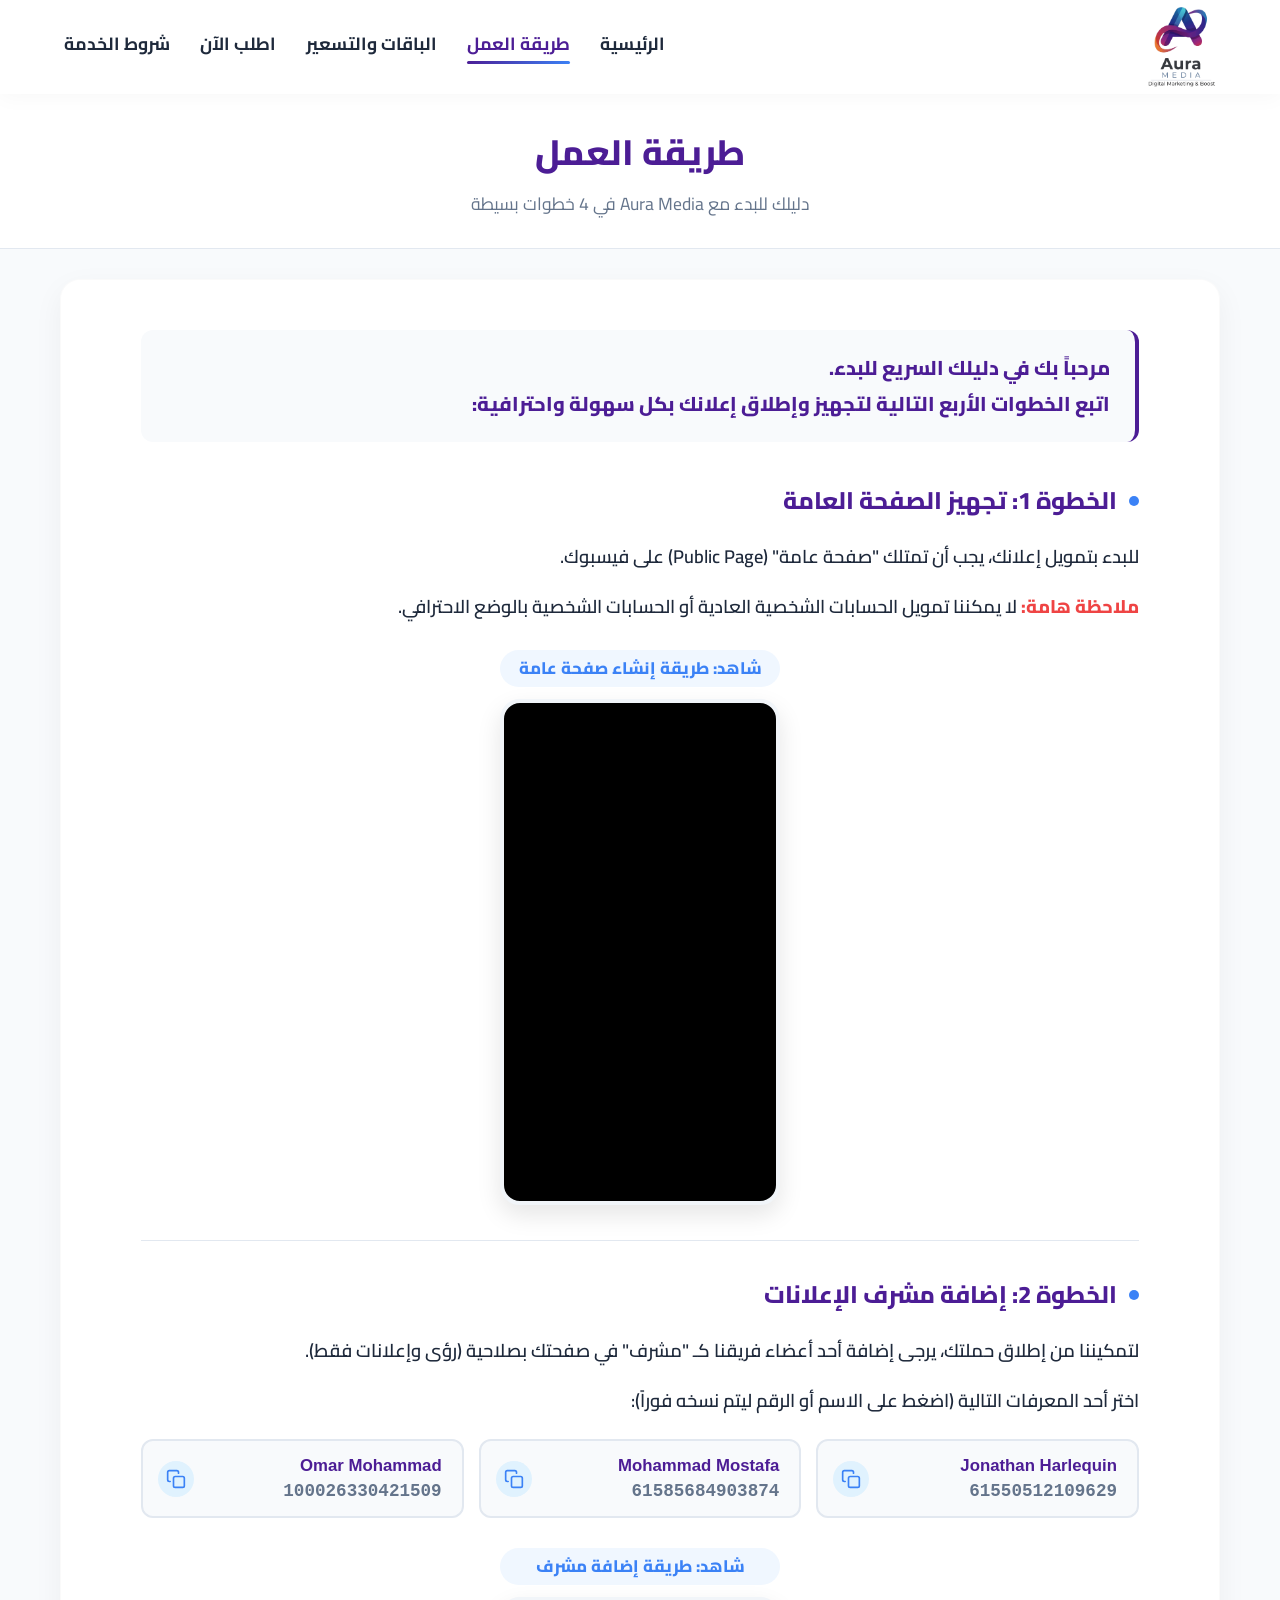
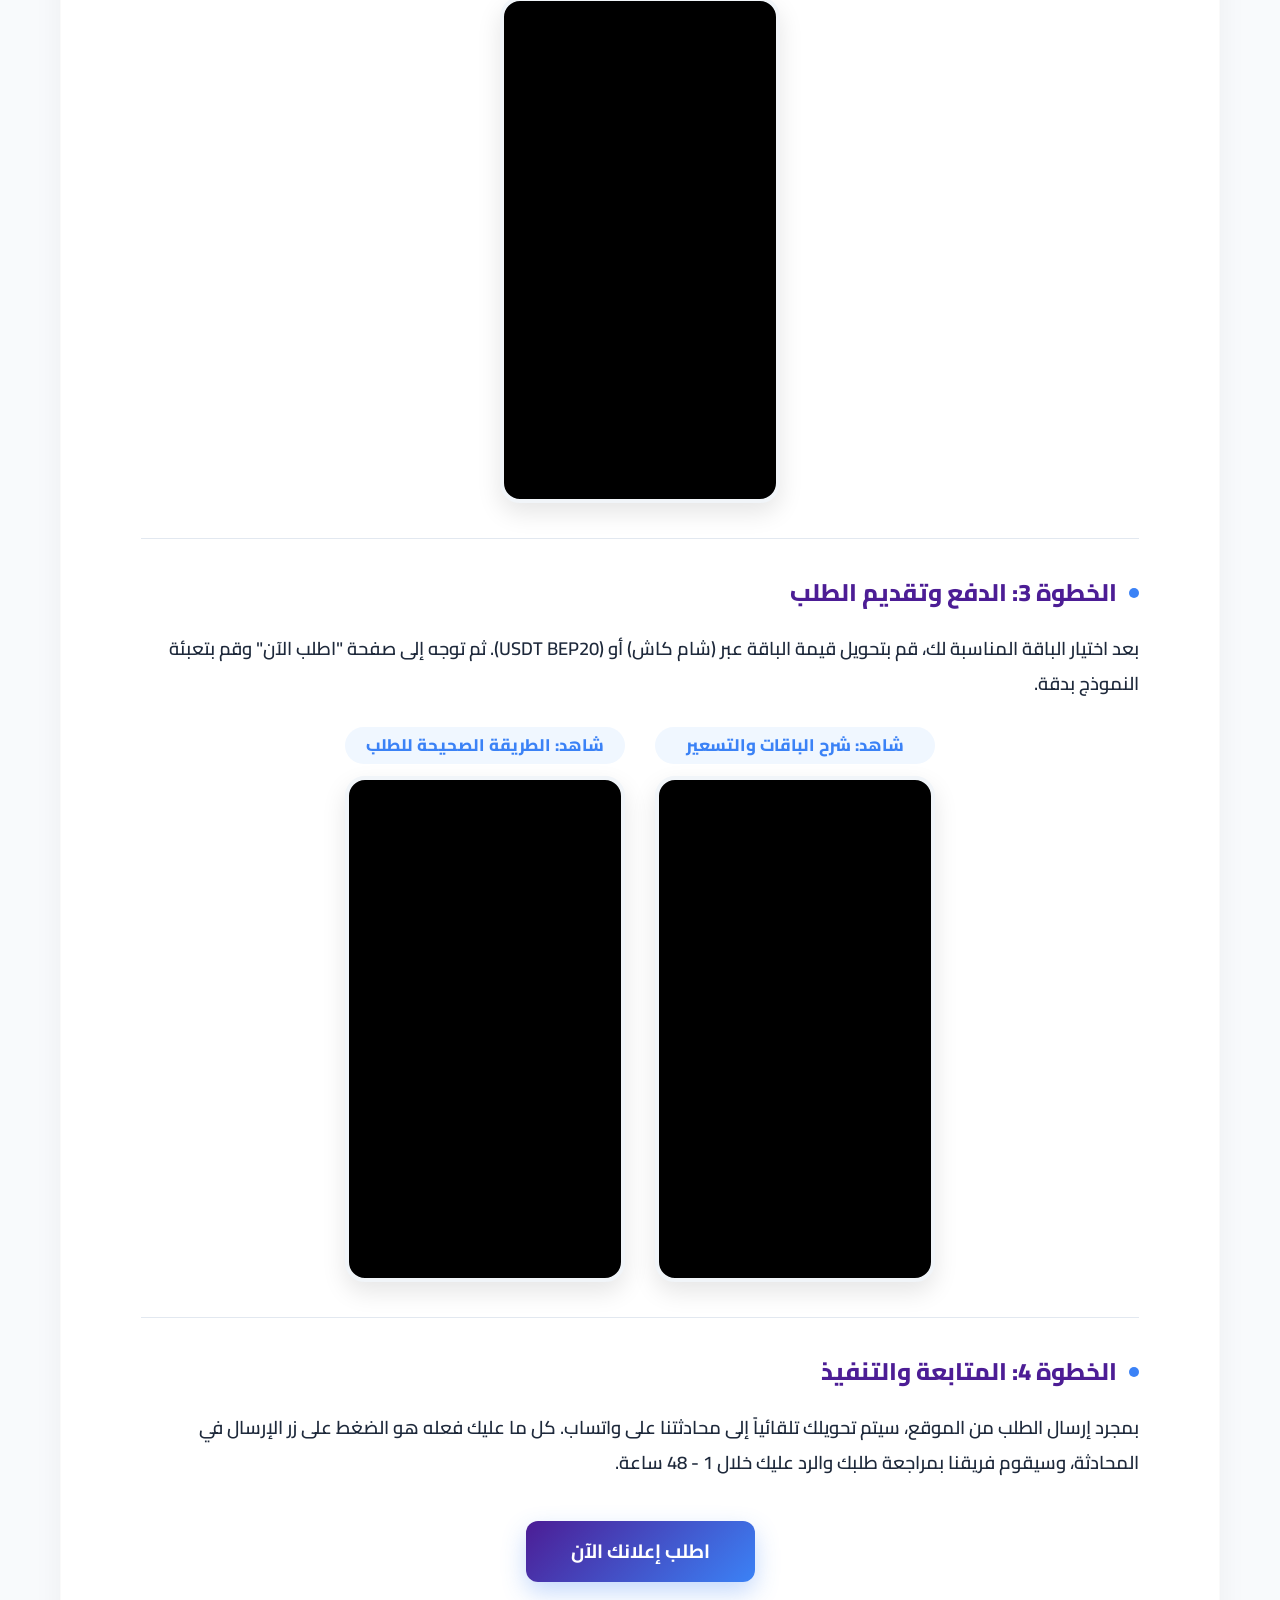
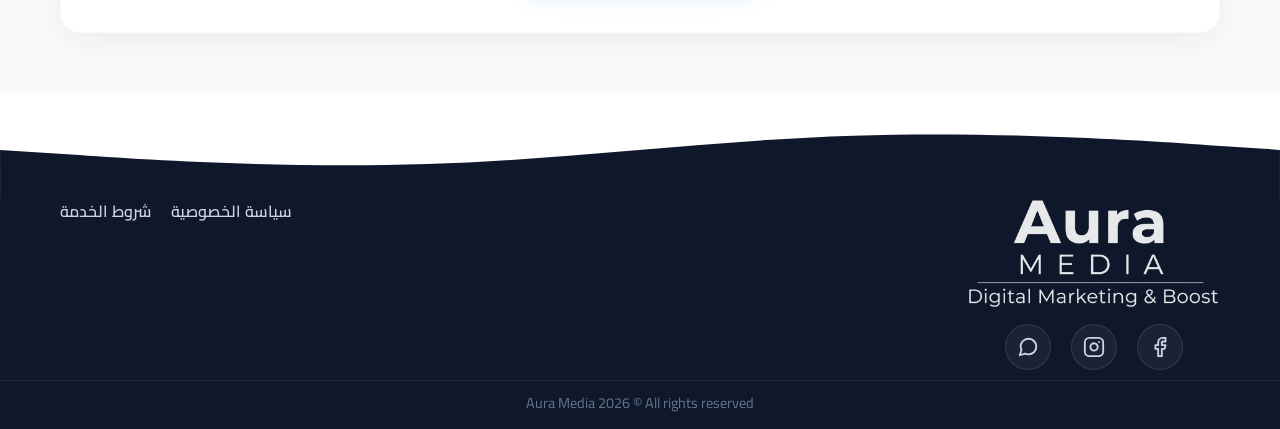
<file: how-it-works.html>
<!DOCTYPE html>
<html lang="ar" dir="rtl">
<head>
    <meta charset="UTF-8">
    <meta name="viewport" content="width=device-width, initial-scale=1.0">
    <title>طريقة العمل - Aura Media</title>
    
    <!-- خطوط جوجل (Cairo) -->
    <link rel="preconnect" href="https://fonts.googleapis.com">
    <link rel="preconnect" href="https://fonts.gstatic.com" crossorigin>
    <link href="https://fonts.googleapis.com/css2?family=Cairo:wght@400;600;700;800&display=swap" rel="stylesheet">
    
    <!-- ملف التنسيقات العام -->
    <link rel="stylesheet" href="assets/css/style.css">
</head>
<body>

    <!-- حاوية الرأس -->
    <div id="header-placeholder"></div>

    <main>
        <!-- ترويسة الصفحة (مطابقة لباقي الصفحات) -->
        <section class="page-header animate-on-scroll">
            <div class="container">
                <h1>طريقة العمل</h1>
                <p>دليلك للبدء مع Aura Media في 4 خطوات بسيطة</p>
            </div>
        </section>

        <!-- قسم المحتوى (مطابق لصفحة شروط الخدمة) -->
        <section class="text-content-section">
            <div class="container">
                <div class="text-card animate-on-scroll">
                    
                    <div class="intro-text">
                        مرحباً بك في دليلك السريع للبدء.<br>
                        اتبع الخطوات الأربع التالية لتجهيز وإطلاق إعلانك بكل سهولة واحترافية:
                    </div>

                    <!-- الخطوة 1 -->
                    <div class="term-section">
                        <h3>الخطوة 1: تجهيز الصفحة العامة</h3>
                        <p>للبدء بتمويل إعلانك، يجب أن تمتلك "صفحة عامة" (Public Page) على فيسبوك.</p>
                        <p><span style="color: #ef4444; font-weight: 800;">ملاحظة هامة:</span> لا يمكننا تمويل الحسابات الشخصية العادية أو الحسابات الشخصية بالوضع الاحترافي.</p>
                        
                        <div class="videos-container">
                            <div class="video-box">
                                <div class="video-title">شاهد: طريقة إنشاء صفحة عامة</div>
                                <div class="short-video-wrapper">
                                    <iframe src="https://www.youtube.com/embed/FiI88VmAQjM?rel=0" title="طريقة إنشاء صفحة عامة على فيسبوك" allow="accelerometer; autoplay; clipboard-write; encrypted-media; gyroscope; picture-in-picture" allowfullscreen></iframe>
                                </div>
                            </div>
                        </div>
                    </div>

                    <!-- الخطوة 2 -->
                    <div class="term-section">
                        <h3>الخطوة 2: إضافة مشرف الإعلانات</h3>
                        <p>لتمكيننا من إطلاق حملتك، يرجى إضافة أحد أعضاء فريقنا كـ "مشرف" في صفحتك بصلاحية (رؤى وإعلانات فقط).</p>
                        <p>اختر أحد المعرفات التالية (اضغط على الاسم أو الرقم ليتم نسخه فوراً):</p>
                        
                        <!-- أزرار النسخ -->
                        <div class="admins-grid">
                            <button class="copy-admin-btn" data-clipboard="61550512109629">
                                <span class="admin-name">Jonathan Harlequin</span>
                                <span class="admin-id">61550512109629</span>
                                <div class="copy-icon">
                                    <svg width="20" height="20" viewBox="0 0 24 24" fill="none" stroke="currentColor" stroke-width="2" stroke-linecap="round" stroke-linejoin="round"><rect x="9" y="9" width="13" height="13" rx="2" ry="2"></rect><path d="M5 15H4a2 2 0 0 1-2-2V4a2 2 0 0 1 2-2h9a2 2 0 0 1 2 2v1"></path></svg>
                                </div>
                                <div class="copy-success-msg">تم النسخ بنجاح</div>
                            </button>

                            <button class="copy-admin-btn" data-clipboard="61585684903874">
                                <span class="admin-name">Mohammad Mostafa</span>
                                <span class="admin-id">61585684903874</span>
                                <div class="copy-icon">
                                    <svg width="20" height="20" viewBox="0 0 24 24" fill="none" stroke="currentColor" stroke-width="2" stroke-linecap="round" stroke-linejoin="round"><rect x="9" y="9" width="13" height="13" rx="2" ry="2"></rect><path d="M5 15H4a2 2 0 0 1-2-2V4a2 2 0 0 1 2-2h9a2 2 0 0 1 2 2v1"></path></svg>
                                </div>
                                <div class="copy-success-msg">تم النسخ بنجاح</div>
                            </button>

                            <button class="copy-admin-btn" data-clipboard="100026330421509">
                                <span class="admin-name">Omar Mohammad</span>
                                <span class="admin-id">100026330421509</span>
                                <div class="copy-icon">
                                    <svg width="20" height="20" viewBox="0 0 24 24" fill="none" stroke="currentColor" stroke-width="2" stroke-linecap="round" stroke-linejoin="round"><rect x="9" y="9" width="13" height="13" rx="2" ry="2"></rect><path d="M5 15H4a2 2 0 0 1-2-2V4a2 2 0 0 1 2-2h9a2 2 0 0 1 2 2v1"></path></svg>
                                </div>
                                <div class="copy-success-msg">تم النسخ بنجاح</div>
                            </button>
                        </div>

                        <div class="videos-container">
                            <div class="video-box">
                                <div class="video-title">شاهد: طريقة إضافة مشرف</div>
                                <div class="short-video-wrapper">
                                    <iframe src="https://www.youtube.com/embed/TNp7X8P14mw?rel=0" title="طريقة إضافة مشرف بصلاحية رؤى وإعلانات" allow="accelerometer; autoplay; clipboard-write; encrypted-media; gyroscope; picture-in-picture" allowfullscreen></iframe>
                                </div>
                            </div>
                        </div>
                    </div>

                    <!-- الخطوة 3 -->
                    <div class="term-section">
                        <h3>الخطوة 3: الدفع وتقديم الطلب</h3>
                        <p>بعد اختيار الباقة المناسبة لك، قم بتحويل قيمة الباقة عبر (شام كاش) أو (USDT BEP20). ثم توجه إلى صفحة "اطلب الآن" وقم بتعبئة النموذج بدقة.</p>
                        
                        <div class="videos-container">
                            <div class="video-box">
                                <div class="video-title">شاهد: شرح الباقات والتسعير</div>
                                <div class="short-video-wrapper">
                                    <iframe src="https://www.youtube.com/embed/Xm1mcBX_s20?rel=0" title="شرح الباقات والتسعير" allow="accelerometer; autoplay; clipboard-write; encrypted-media; gyroscope; picture-in-picture" allowfullscreen></iframe>
                                </div>
                            </div>
                            <div class="video-box">
                                <div class="video-title">شاهد: الطريقة الصحيحة للطلب</div>
                                <div class="short-video-wrapper">
                                    <iframe src="https://www.youtube.com/embed/B50zDNwi_TA?rel=0" title="الطريقة الصحيحة لتقديم طلب التمويل" allow="accelerometer; autoplay; clipboard-write; encrypted-media; gyroscope; picture-in-picture" allowfullscreen></iframe>
                                </div>
                            </div>
                        </div>
                    </div>

                    <!-- الخطوة 4 -->
                    <div class="term-section">
                        <h3>الخطوة 4: المتابعة والتنفيذ</h3>
                        <p>بمجرد إرسال الطلب من الموقع، سيتم تحويلك تلقائياً إلى محادثتنا على واتساب. كل ما عليك فعله هو الضغط على زر الإرسال في المحادثة، وسيقوم فريقنا بمراجعة طلبك والرد عليك خلال 1 - 48 ساعة.</p>
                        
                        <div style="text-align: center; margin-top: 40px;">
                            <a href="order.html" class="btn-primary" style="display: inline-block; background: var(--gradient); color: var(--white); padding: 15px 45px; border-radius: 12px; font-size: 1.2rem; font-weight: 700; box-shadow: 0 10px 25px rgba(59, 130, 246, 0.3); transition: all 0.3s ease;">اطلب إعلانك الآن</a>
                        </div>
                    </div>

                </div>
            </div>
        </section>
    </main>

    <!-- حاوية الفوتر -->
    <div id="footer-placeholder"></div>

    <!-- ملف الجافاسكربت العام -->
    <script src="assets/js/main.js"></script>
</body>
</html>
</file>
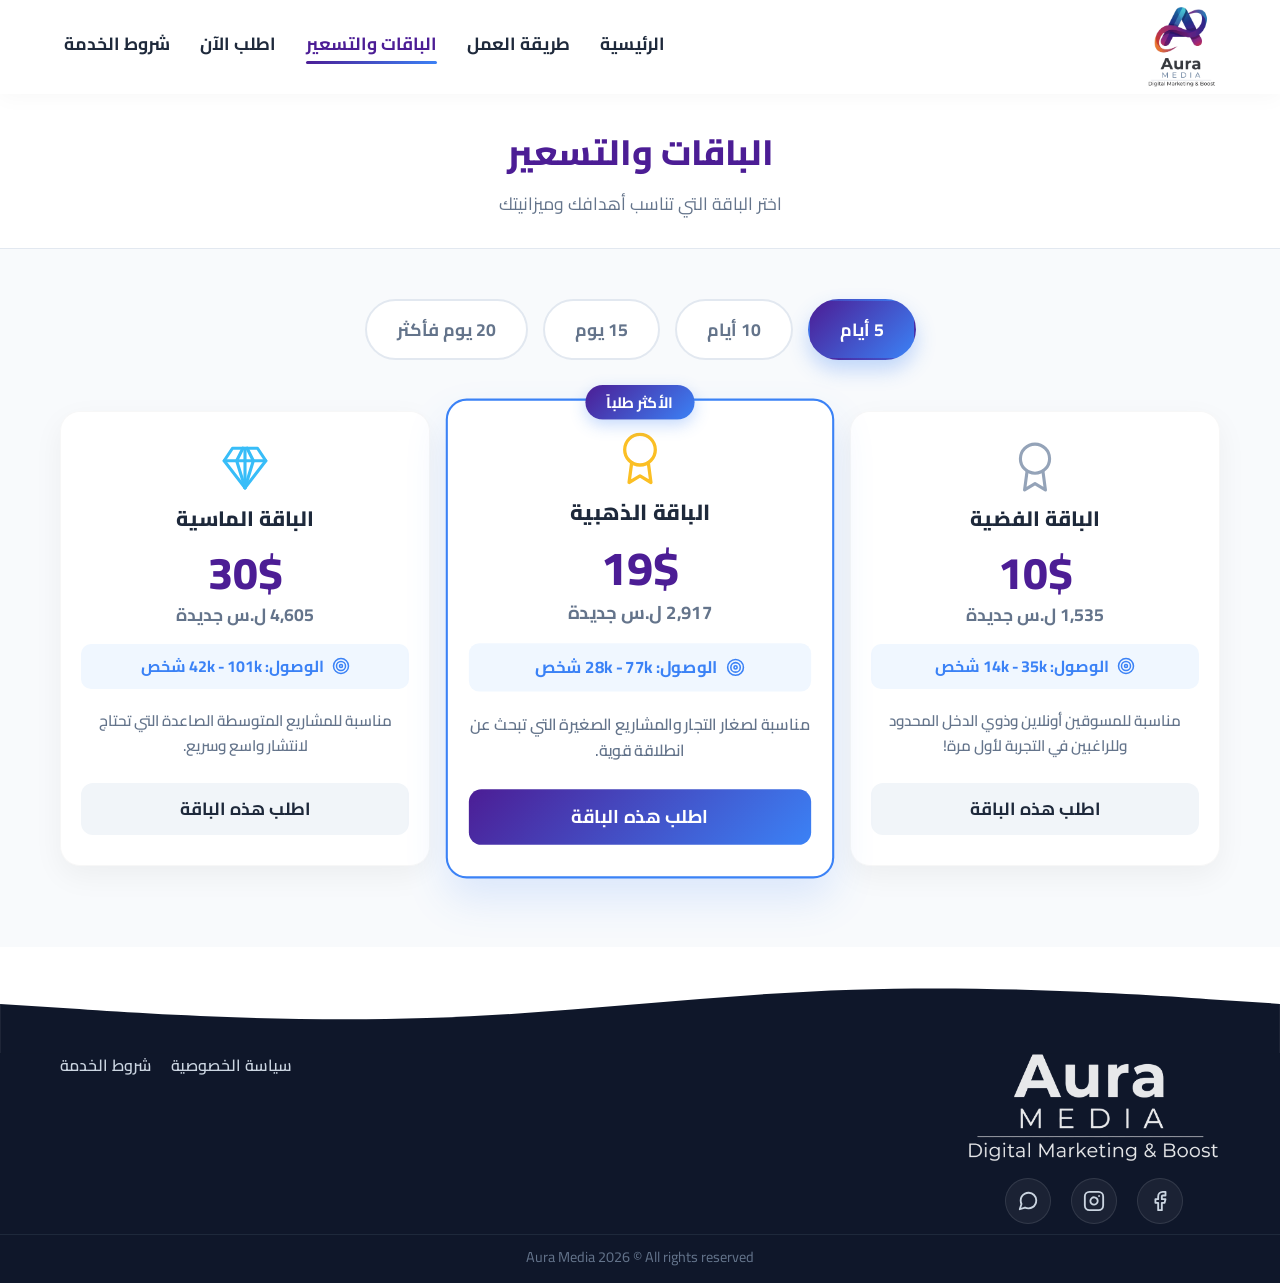
<file: pricing.html>
<!DOCTYPE html>
<html lang="ar" dir="rtl">
<head>
    <meta charset="UTF-8">
    <meta name="viewport" content="width=device-width, initial-scale=1.0">
    <title>الباقات والتسعير - Aura Media</title>
    
    <!-- خطوط جوجل (Cairo) -->
    <link rel="preconnect" href="https://fonts.googleapis.com">
    <link rel="preconnect" href="https://fonts.gstatic.com" crossorigin>
    <link href="https://fonts.googleapis.com/css2?family=Cairo:wght@400;600;700;800&display=swap" rel="stylesheet">
    
    <!-- ملف التنسيقات العام -->
    <link rel="stylesheet" href="assets/css/style.css">

    <!-- تنسيقات خاصة بصفحة التسعير -->
    <style>
        .page-header {
            text-align: center;
            padding: 30px 20px;
            background: var(--white);
            border-bottom: 1px solid #e2e8f0;
        }
        .page-header h1 {
            font-size: 2.2rem;
            font-weight: 800;
            color: var(--primary-color);
            margin-bottom: 10px;
        }
        .page-header p {
            color: var(--text-muted);
            font-size: 1.1rem;
        }

        .pricing-section {
            padding: 50px 0 80px;
        }

        /* أزرار التبديل (Tabs) */
        .tabs-container {
            display: flex;
            justify-content: center;
            flex-wrap: wrap;
            gap: 15px;
            margin-bottom: 50px;
        }
        .tab-btn {
            padding: 12px 30px;
            font-size: 1.1rem;
            font-weight: 700;
            font-family: 'Cairo', sans-serif;
            background: var(--white);
            color: var(--text-muted);
            border: 2px solid #e2e8f0;
            border-radius: 50px;
            cursor: pointer;
            transition: var(--transition);
        }
        .tab-btn:hover {
            border-color: var(--secondary-color);
            color: var(--secondary-color);
        }
        .tab-btn.active {
            background: var(--gradient);
            color: var(--white);
            border-color: transparent;
            box-shadow: 0 10px 20px rgba(59, 130, 246, 0.3);
        }

        /* محتوى التبويبات */
        .tab-content {
            display: none;
            animation: fadeIn 0.5s ease;
        }
        .tab-content.active {
            display: block;
        }
        @keyframes fadeIn {
            from { opacity: 0; transform: translateY(20px); }
            to { opacity: 1; transform: translateY(0); }
        }

        /* شبكة البطاقات */
        .pricing-grid {
            display: grid;
            grid-template-columns: repeat(auto-fit, minmax(280px, 1fr));
            gap: 25px;
            align-items: center;
        }

        /* تصميم البطاقة */
        .pricing-card {
            background: var(--white);
            border-radius: 20px;
            padding: 30px 20px;
            text-align: center;
            box-shadow: var(--shadow);
            border: 1px solid rgba(0,0,0,0.03);
            position: relative;
            transition: var(--transition);
        }
        .pricing-card:hover {
            transform: translateY(-10px);
            box-shadow: 0 20px 40px rgba(76, 29, 149, 0.1);
        }

        /* أيقونة واسم الباقة */
        .card-icon {
            margin-bottom: 10px;
            display: flex;
            justify-content: center;
        }
        .card-title {
            font-size: 1.3rem;
            font-weight: 800;
            color: var(--text-dark);
            margin-bottom: 15px;
        }

        /* السعر بالدولار */
        .card-price {
            font-size: 2.8rem;
            font-weight: 800;
            color: var(--primary-color);
            margin-bottom: 5px;
            line-height: 1;
        }
        .card-price span {
            font-size: 1.1rem;
            color: var(--text-muted);
            font-weight: 600;
        }

        /* السعر بالليرة السورية */
        .card-price-syp {
            font-size: 1.1rem;
            color: var(--text-muted);
            font-weight: 700;
            margin-bottom: 15px;
            direction: rtl;
        }
        .card-price-syp span.suffix {
            font-size: 0.95rem;
            font-weight: 600;
        }

        /* الوصول المتوقع */
        .card-reach {
            background: #f0f7ff;
            color: var(--secondary-color);
            padding: 10px;
            border-radius: 10px;
            font-weight: 700;
            font-size: 1rem;
            margin-bottom: 20px;
            display: flex;
            align-items: center;
            justify-content: center;
            gap: 8px;
        }

        /* لمن هذه الباقة */
        .card-target {
            color: var(--text-muted);
            font-size: 0.95rem;
            font-weight: 600;
            line-height: 1.6;
            margin-bottom: 25px;
            min-height: 45px;
        }

        /* زر الطلب */
        .order-btn {
            display: block;
            width: 100%;
            padding: 12px;
            border-radius: 12px;
            font-size: 1.1rem;
            font-weight: 700;
            text-align: center;
            background: #f1f5f9;
            color: var(--text-dark);
            transition: var(--transition);
        }
        .pricing-card:hover .order-btn {
            background: var(--primary-color);
            color: var(--white);
        }

        /* تمييز الباقة الذهبية (الأكثر طلباً) */
        .pricing-card.popular {
            border: 2px solid var(--secondary-color);
            transform: scale(1.05);
            box-shadow: 0 20px 40px rgba(59, 130, 246, 0.15);
            z-index: 1;
        }
        .pricing-card.popular:hover {
            transform: scale(1.05) translateY(-10px);
        }
        .popular-badge {
            position: absolute;
            top: -15px;
            left: 50%;
            transform: translateX(-50%);
            background: var(--gradient);
            color: var(--white);
            padding: 5px 20px;
            border-radius: 20px;
            font-weight: 700;
            font-size: 0.9rem;
            box-shadow: 0 5px 15px rgba(59, 130, 246, 0.3);
        }
        .pricing-card.popular .order-btn {
            background: var(--gradient);
            color: var(--white);
        }

        /* تنسيق باقات 20 يوم (المخصصة) */
        .custom-banner {
            background: linear-gradient(135deg, #f8fafc 0%, #e2e8f0 100%);
            border-radius: 20px;
            padding: 30px;
            text-align: center;
            margin-bottom: 40px;
            border: 1px solid #cbd5e1;
        }
        .custom-banner h2 {
            color: var(--primary-color);
            font-size: 1.8rem;
            font-weight: 800;
            margin-bottom: 10px;
            display: flex;
            align-items: center;
            justify-content: center;
        }
        .custom-banner p {
            color: var(--text-dark);
            font-size: 1.1rem;
            font-weight: 700;
        }

        /* =========================================
           استعلامات الوسائط (الهواتف المحمولة) - التعديل الجذري
           ========================================= */
        @media (max-width: 768px) {
            .page-header {
                padding: 20px 15px;
            }
            .page-header h1 {
                font-size: 1.4rem;
            }
            .page-header p {
                font-size: 0.9rem;
            }
            
            .pricing-section {
                padding: 30px 0 50px;
            }

            /* أزرار التبويبات */
            .tabs-container {
                gap: 8px;
                margin-bottom: 30px;
            }
            .tab-btn {
                width: calc(50% - 4px); /* زرين في كل سطر */
                padding: 8px 10px;
                font-size: 0.9rem;
            }

            /* شبكة البطاقات */
            .pricing-grid {
                gap: 15px;
            }

            /* البطاقة نفسها */
            .pricing-card {
                padding: 20px 15px; /* تقليل الهوامش الداخلية */
                border-radius: 15px;
            }
            .pricing-card.popular {
                transform: scale(1); /* إلغاء التكبير على الموبايل */
            }
            .pricing-card.popular:hover {
                transform: translateY(-5px);
            }

            /* محتويات البطاقة */
            .card-icon svg {
                width: 35px;
                height: 35px;
            }
            .card-title {
                font-size: 1.1rem;
                margin-bottom: 10px;
            }
            .card-price {
                font-size: 2rem; /* تصغير السعر */
            }
            .card-price span {
                font-size: 0.9rem;
            }
            .card-price-syp {
                font-size: 0.9rem;
                margin-bottom: 10px;
            }
            .card-price-syp span.suffix {
                font-size: 0.8rem;
            }
            .card-reach {
                padding: 8px;
                font-size: 0.85rem;
                margin-bottom: 15px;
            }
            .card-reach svg {
                width: 16px;
                height: 16px;
            }
            .card-target {
                font-size: 0.85rem;
                margin-bottom: 15px;
                min-height: auto; /* السماح للنص بأخذ مساحته الطبيعية */
            }
            .order-btn {
                padding: 10px;
                font-size: 0.95rem;
            }
            .popular-badge {
                font-size: 0.8rem;
                padding: 4px 15px;
                top: -12px;
            }

            /* البانر المخصص */
            .custom-banner {
                padding: 20px 15px;
                margin-bottom: 25px;
                border-radius: 15px;
            }
            .custom-banner h2 {
                font-size: 1.3rem;
            }
            .custom-banner h2 svg {
                width: 22px;
                height: 22px;
            }
            .custom-banner p {
                font-size: 0.9rem;
            }
        }
    </style>
</head>
<body>

    <!-- حاوية الرأس -->
    <div id="header-placeholder"></div>

    <main>
        <!-- ترويسة الصفحة -->
        <section class="page-header animate-on-scroll">
            <div class="container">
                <h1>الباقات والتسعير</h1>
                <p>اختر الباقة التي تناسب أهدافك وميزانيتك</p>
            </div>
        </section>

        <!-- قسم التسعير -->
        <section class="pricing-section">
            <div class="container">
                
                <!-- أزرار التبديل -->
                <div class="tabs-container animate-on-scroll">
                    <button class="tab-btn active" onclick="openTab('tab-5')">5 أيام</button>
                    <button class="tab-btn" onclick="openTab('tab-10')">10 أيام</button>
                    <button class="tab-btn" onclick="openTab('tab-15')">15 يوم</button>
                    <button class="tab-btn" onclick="openTab('tab-20')">20 يوم فأكثر</button>
                </div>

                <!-- ==========================================
                     تبويب 5 أيام
                     ========================================== -->
                <div id="tab-5" class="tab-content active">
                    <div class="pricing-grid">
                        
                        <!-- فضية -->
                        <div class="pricing-card">
                            <div class="card-icon">
                                <svg width="50" height="50" viewBox="0 0 24 24" fill="none" stroke="#94a3b8" stroke-width="1.5" stroke-linecap="round" stroke-linejoin="round"><circle cx="12" cy="8" r="7"></circle><polyline points="8.21 13.89 7 23 12 20 17 23 15.79 13.88"></polyline></svg>
                            </div>
                            <h3 class="card-title">الباقة الفضية</h3>
                            <div class="card-price">10$</div>
                            <div class="card-price-syp" data-usd="10" data-suffix="">جاري حساب السعر...</div>
                            <div class="card-reach">
                                <svg width="18" height="18" viewBox="0 0 24 24" fill="none" stroke="currentColor" stroke-width="2" stroke-linecap="round" stroke-linejoin="round"><circle cx="12" cy="12" r="10"></circle><circle cx="12" cy="12" r="6"></circle><circle cx="12" cy="12" r="2"></circle></svg>
                                الوصول: 14k - 35k شخص
                            </div>
                            <p class="card-target">مناسبة للمسوقين أونلاين وذوي الدخل المحدود وللراغبين في التجربة لأول مرة!</p>
                            <a href="order.html?duration=5&package=فضية" class="order-btn">اطلب هذه الباقة</a>
                        </div>

                        <!-- ذهبية (الأكثر طلباً) -->
                        <div class="pricing-card popular">
                            <div class="popular-badge">الأكثر طلباً</div>
                            <div class="card-icon">
                                <svg width="50" height="50" viewBox="0 0 24 24" fill="none" stroke="#fbbf24" stroke-width="1.5" stroke-linecap="round" stroke-linejoin="round"><circle cx="12" cy="8" r="7"></circle><polyline points="8.21 13.89 7 23 12 20 17 23 15.79 13.88"></polyline></svg>
                            </div>
                            <h3 class="card-title">الباقة الذهبية</h3>
                            <div class="card-price">19$</div>
                            <div class="card-price-syp" data-usd="19" data-suffix="">جاري حساب السعر...</div>
                            <div class="card-reach">
                                <svg width="18" height="18" viewBox="0 0 24 24" fill="none" stroke="currentColor" stroke-width="2" stroke-linecap="round" stroke-linejoin="round"><circle cx="12" cy="12" r="10"></circle><circle cx="12" cy="12" r="6"></circle><circle cx="12" cy="12" r="2"></circle></svg>
                                الوصول: 28k - 77k شخص
                            </div>
                            <p class="card-target">مناسبة لصغار التجار والمشاريع الصغيرة التي تبحث عن انطلاقة قوية.</p>
                            <a href="order.html?duration=5&package=ذهبية" class="order-btn">اطلب هذه الباقة</a>
                        </div>

                        <!-- ماسية -->
                        <div class="pricing-card">
                            <div class="card-icon">
                                <svg width="50" height="50" viewBox="0 0 24 24" fill="none" stroke="#38bdf8" stroke-width="1.5" stroke-linecap="round" stroke-linejoin="round"><path d="M6 3h12l4 6-10 13L2 9Z"></path><path d="M11 3 8 9l4 13"></path><path d="M12 3v19"></path><path d="M13 3l3 6-4 13"></path><path d="M2 9h20"></path></svg>
                            </div>
                            <h3 class="card-title">الباقة الماسية</h3>
                            <div class="card-price">30$</div>
                            <div class="card-price-syp" data-usd="30" data-suffix="">جاري حساب السعر...</div>
                            <div class="card-reach">
                                <svg width="18" height="18" viewBox="0 0 24 24" fill="none" stroke="currentColor" stroke-width="2" stroke-linecap="round" stroke-linejoin="round"><circle cx="12" cy="12" r="10"></circle><circle cx="12" cy="12" r="6"></circle><circle cx="12" cy="12" r="2"></circle></svg>
                                الوصول: 42k - 101k شخص
                            </div>
                            <p class="card-target">مناسبة للمشاريع المتوسطة الصاعدة التي تحتاج لانتشار واسع وسريع.</p>
                            <a href="order.html?duration=5&package=ماسية" class="order-btn">اطلب هذه الباقة</a>
                        </div>

                    </div>
                </div>

                <!-- ==========================================
                     تبويب 10 أيام
                     ========================================== -->
                <div id="tab-10" class="tab-content">
                    <div class="pricing-grid">
                        
                        <!-- فضية -->
                        <div class="pricing-card">
                            <div class="card-icon">
                                <svg width="50" height="50" viewBox="0 0 24 24" fill="none" stroke="#94a3b8" stroke-width="1.5" stroke-linecap="round" stroke-linejoin="round"><circle cx="12" cy="8" r="7"></circle><polyline points="8.21 13.89 7 23 12 20 17 23 15.79 13.88"></polyline></svg>
                            </div>
                            <h3 class="card-title">الباقة الفضية</h3>
                            <div class="card-price">21$</div>
                            <div class="card-price-syp" data-usd="21" data-suffix="">جاري حساب السعر...</div>
                            <div class="card-reach">
                                <svg width="18" height="18" viewBox="0 0 24 24" fill="none" stroke="currentColor" stroke-width="2" stroke-linecap="round" stroke-linejoin="round"><circle cx="12" cy="12" r="10"></circle><circle cx="12" cy="12" r="6"></circle><circle cx="12" cy="12" r="2"></circle></svg>
                                الوصول: 31k - 84k شخص
                            </div>
                            <p class="card-target">ممتازة للمندوبين وصانعي المحتوى المبتدئين لبناء جمهور أولي.</p>
                            <a href="order.html?duration=10&package=فضية" class="order-btn">اطلب هذه الباقة</a>
                        </div>

                        <!-- ذهبية (الأكثر طلباً) -->
                        <div class="pricing-card popular">
                            <div class="popular-badge">الخيار المفضل</div>
                            <div class="card-icon">
                                <svg width="50" height="50" viewBox="0 0 24 24" fill="none" stroke="#fbbf24" stroke-width="1.5" stroke-linecap="round" stroke-linejoin="round"><circle cx="12" cy="8" r="7"></circle><polyline points="8.21 13.89 7 23 12 20 17 23 15.79 13.88"></polyline></svg>
                            </div>
                            <h3 class="card-title">الباقة الذهبية</h3>
                            <div class="card-price">41$</div>
                            <div class="card-price-syp" data-usd="41" data-suffix="">جاري حساب السعر...</div>
                            <div class="card-reach">
                                <svg width="18" height="18" viewBox="0 0 24 24" fill="none" stroke="currentColor" stroke-width="2" stroke-linecap="round" stroke-linejoin="round"><circle cx="12" cy="12" r="10"></circle><circle cx="12" cy="12" r="6"></circle><circle cx="12" cy="12" r="2"></circle></svg>
                                الوصول: 59k - 147k شخص
                            </div>
                            <p class="card-target">مثالية للعاملين بقطاع الصحة، العيادات، ومراكز التعليم والتدريب.</p>
                            <a href="order.html?duration=10&package=ذهبية" class="order-btn">اطلب هذه الباقة</a>
                        </div>

                        <!-- ماسية -->
                        <div class="pricing-card">
                            <div class="card-icon">
                                <svg width="50" height="50" viewBox="0 0 24 24" fill="none" stroke="#38bdf8" stroke-width="1.5" stroke-linecap="round" stroke-linejoin="round"><path d="M6 3h12l4 6-10 13L2 9Z"></path><path d="M11 3 8 9l4 13"></path><path d="M12 3v19"></path><path d="M13 3l3 6-4 13"></path><path d="M2 9h20"></path></svg>
                            </div>
                            <h3 class="card-title">الباقة الماسية</h3>
                            <div class="card-price">61$</div>
                            <div class="card-price-syp" data-usd="61" data-suffix="">جاري حساب السعر...</div>
                            <div class="card-reach">
                                <svg width="18" height="18" viewBox="0 0 24 24" fill="none" stroke="currentColor" stroke-width="2" stroke-linecap="round" stroke-linejoin="round"><circle cx="12" cy="12" r="10"></circle><circle cx="12" cy="12" r="6"></circle><circle cx="12" cy="12" r="2"></circle></svg>
                                الوصول: 86k - 210k شخص
                            </div>
                            <p class="card-target">مخصصة للمكاتب العقارية ومعارض السيارات لضمان وصول للعملاء المهتمين.</p>
                            <a href="order.html?duration=10&package=ماسية" class="order-btn">اطلب هذه الباقة</a>
                        </div>

                    </div>
                </div>

                <!-- ==========================================
                     تبويب 15 يوم
                     ========================================== -->
                <div id="tab-15" class="tab-content">
                    <div class="pricing-grid">
                        
                        <!-- فضية -->
                        <div class="pricing-card">
                            <div class="card-icon">
                                <svg width="50" height="50" viewBox="0 0 24 24" fill="none" stroke="#94a3b8" stroke-width="1.5" stroke-linecap="round" stroke-linejoin="round"><circle cx="12" cy="8" r="7"></circle><polyline points="8.21 13.89 7 23 12 20 17 23 15.79 13.88"></polyline></svg>
                            </div>
                            <h3 class="card-title">الباقة الفضية</h3>
                            <div class="card-price">32$</div>
                            <div class="card-price-syp" data-usd="32" data-suffix="">جاري حساب السعر...</div>
                            <div class="card-reach">
                                <svg width="18" height="18" viewBox="0 0 24 24" fill="none" stroke="currentColor" stroke-width="2" stroke-linecap="round" stroke-linejoin="round"><circle cx="12" cy="12" r="10"></circle><circle cx="12" cy="12" r="6"></circle><circle cx="12" cy="12" r="2"></circle></svg>
                                الوصول: 49k - 134k شخص
                            </div>
                            <p class="card-target">للمقاهي والصالونات، وللمستقلين والمصممين لعرض أعمالهم باستمرار.</p>
                            <a href="order.html?duration=15&package=فضية" class="order-btn">اطلب هذه الباقة</a>
                        </div>

                        <!-- ذهبية (الأكثر طلباً) -->
                        <div class="pricing-card popular">
                            <div class="popular-badge">الأكثر مبيعاً</div>
                            <div class="card-icon">
                                <svg width="50" height="50" viewBox="0 0 24 24" fill="none" stroke="#fbbf24" stroke-width="1.5" stroke-linecap="round" stroke-linejoin="round"><circle cx="12" cy="8" r="7"></circle><polyline points="8.21 13.89 7 23 12 20 17 23 15.79 13.88"></polyline></svg>
                            </div>
                            <h3 class="card-title">الباقة الذهبية</h3>
                            <div class="card-price">63$</div>
                            <div class="card-price-syp" data-usd="63" data-suffix="">جاري حساب السعر...</div>
                            <div class="card-reach">
                                <svg width="18" height="18" viewBox="0 0 24 24" fill="none" stroke="currentColor" stroke-width="2" stroke-linecap="round" stroke-linejoin="round"><circle cx="12" cy="12" r="10"></circle><circle cx="12" cy="12" r="6"></circle><circle cx="12" cy="12" r="2"></circle></svg>
                                الوصول: 98k - 268k شخص
                            </div>
                            <p class="card-target">الخيار الأقوى للمتاجر الإلكترونية والمطاعم لزيادة المبيعات والطلبات.</p>
                            <a href="order.html?duration=15&package=ذهبية" class="order-btn">اطلب هذه الباقة</a>
                        </div>

                        <!-- ماسية -->
                        <div class="pricing-card">
                            <div class="card-icon">
                                <svg width="50" height="50" viewBox="0 0 24 24" fill="none" stroke="#38bdf8" stroke-width="1.5" stroke-linecap="round" stroke-linejoin="round"><path d="M6 3h12l4 6-10 13L2 9Z"></path><path d="M11 3 8 9l4 13"></path><path d="M12 3v19"></path><path d="M13 3l3 6-4 13"></path><path d="M2 9h20"></path></svg>
                            </div>
                            <h3 class="card-title">الباقة الماسية</h3>
                            <div class="card-price">99$</div>
                            <div class="card-price-syp" data-usd="99" data-suffix="">جاري حساب السعر...</div>
                            <div class="card-reach">
                                <svg width="18" height="18" viewBox="0 0 24 24" fill="none" stroke="currentColor" stroke-width="2" stroke-linecap="round" stroke-linejoin="round"><circle cx="12" cy="12" r="10"></circle><circle cx="12" cy="12" r="6"></circle><circle cx="12" cy="12" r="2"></circle></svg>
                                الوصول: 154k - 394k شخص
                            </div>
                            <p class="card-target">لأصحاب المنتجات، الشركات الكبيرة، والحملات الموسمية الضخمة.</p>
                            <a href="order.html?duration=15&package=ماسية" class="order-btn">اطلب هذه الباقة</a>
                        </div>

                    </div>
                </div>

                <!-- ==========================================
                     تبويب 20 يوم فأكثر (مخصصة)
                     ========================================== -->
                <div id="tab-20" class="tab-content">
                    
                    <div class="custom-banner">
                        <h2>
                            <svg width="28" height="28" viewBox="0 0 24 24" fill="none" stroke="currentColor" stroke-width="2" stroke-linecap="round" stroke-linejoin="round" style="margin-left: 10px;"><path d="M4.5 16.5c-1.5 1.26-2 5-2 5s3.74-.5 5-2c.71-.84.7-2.13-.09-2.91a2.18 2.18 0 0 0-2.91-.09z"></path><path d="m12 15-3-3a22 22 0 0 1 2-3.95A12.88 12.88 0 0 1 22 2c0 2.72-.78 7.5-6 11a22.35 22.35 0 0 1-4 2z"></path><path d="M9 12H4s.55-3.03 2-4c1.62-1.08 5 0 5 0"></path><path d="M12 15v5s3.03-.55 4-2c1.08-1.62 0-5 0-5"></path></svg>
                            باقات مخصصة (20 يوم وما فوق)
                        </h2>
                        <p>الباقات الأفضل نتائج والأوفر على المدى الطويل</p>
                    </div>

                    <div class="pricing-grid">
                        
                        <!-- فضية -->
                        <div class="pricing-card">
                            <div class="card-icon">
                                <svg width="50" height="50" viewBox="0 0 24 24" fill="none" stroke="#94a3b8" stroke-width="1.5" stroke-linecap="round" stroke-linejoin="round"><circle cx="12" cy="8" r="7"></circle><polyline points="8.21 13.89 7 23 12 20 17 23 15.79 13.88"></polyline></svg>
                            </div>
                            <h3 class="card-title">فضية مخصصة</h3>
                            <div class="card-price">1.89$ <span>/ يوم</span></div>
                            <div class="card-price-syp" data-usd="1.89" data-suffix=" / يوم">جاري حساب السعر...</div>
                            <p class="card-target">حملة مستمرة بتكلفة اقتصادية جداً لضمان تواجدك الدائم أمام عملائك.</p>
                            <a href="order.html?duration=20%2B&package=فضية" class="order-btn">اطلب هذه الباقة</a>
                        </div>

                        <!-- ذهبية -->
                        <div class="pricing-card popular">
                            <div class="popular-badge">الأوفر قيمة</div>
                            <div class="card-icon">
                                <svg width="50" height="50" viewBox="0 0 24 24" fill="none" stroke="#fbbf24" stroke-width="1.5" stroke-linecap="round" stroke-linejoin="round"><circle cx="12" cy="8" r="7"></circle><polyline points="8.21 13.89 7 23 12 20 17 23 15.79 13.88"></polyline></svg>
                            </div>
                            <h3 class="card-title">ذهبية مخصصة</h3>
                            <div class="card-price">3.89$ <span>/ يوم</span></div>
                            <div class="card-price-syp" data-usd="3.89" data-suffix=" / يوم">جاري حساب السعر...</div>
                            <p class="card-target">توازن مثالي بين التكلفة والوصول العالي لحملات التسويق المستمرة.</p>
                            <a href="order.html?duration=20%2B&package=ذهبية" class="order-btn">اطلب هذه الباقة</a>
                        </div>

                        <!-- ماسية -->
                        <div class="pricing-card">
                            <div class="card-icon">
                                <svg width="50" height="50" viewBox="0 0 24 24" fill="none" stroke="#38bdf8" stroke-width="1.5" stroke-linecap="round" stroke-linejoin="round"><path d="M6 3h12l4 6-10 13L2 9Z"></path><path d="M11 3 8 9l4 13"></path><path d="M12 3v19"></path><path d="M13 3l3 6-4 13"></path><path d="M2 9h20"></path></svg>
                            </div>
                            <h3 class="card-title">ماسية مخصصة</h3>
                            <div class="card-price">5.89$ <span>/ يوم</span></div>
                            <div class="card-price-syp" data-usd="5.89" data-suffix=" / يوم">جاري حساب السعر...</div>
                            <p class="card-target">أقصى قوة إعلانية يومية للسيطرة على السوق واستهداف شريحة ضخمة.</p>
                            <a href="order.html?duration=20%2B&package=ماسية" class="order-btn">اطلب هذه الباقة</a>
                        </div>

                    </div>
                </div>

            </div>
        </section>
    </main>

    <!-- حاوية الفوتر -->
    <div id="footer-placeholder"></div>

    <!-- ملف الجافاسكربت العام -->
    <script src="assets/js/main.js"></script>

    <!-- سكربت خاص بتبديل الباقات وحساب السعر السوري -->
    <script>
        // دالة تبديل التبويبات
        function openTab(tabId) {
            // إخفاء جميع المحتويات
            document.querySelectorAll('.tab-content').forEach(tab => {
                tab.classList.remove('active');
            });
            
            // إزالة التفعيل من جميع الأزرار
            document.querySelectorAll('.tab-btn').forEach(btn => {
                btn.classList.remove('active');
            });
            
            // إظهار المحتوى المطلوب وتفعيل الزر الخاص به
            document.getElementById(tabId).classList.add('active');
            event.currentTarget.classList.add('active');
        }

        // دالة جلب السعر وحسابه
        document.addEventListener('DOMContentLoaded', async () => {
            try {
                // جلب السعر من ملف rate.json الذي يتم تحديثه تلقائياً
                const response = await fetch('rate.json');
                if (!response.ok) throw new Error('Network response was not ok');
                
                const data = await response.json();
                const rate = data.usd_syp;

                // تحديث جميع الأسعار بالليرة السورية
                document.querySelectorAll('.card-price-syp').forEach(el => {
                    const usdPrice = parseFloat(el.getAttribute('data-usd'));
                    const suffix = el.getAttribute('data-suffix') || '';
                    
                    // العملية الحسابية: (السعر بالدولار * سعر الصرف)
                    // نستخدم Math.round لتقريب الرقم لأقرب عدد صحيح
                    const sypPrice = Math.round(usdPrice * rate);
                    
                    // تنسيق الرقم بوضع فواصل للآلاف لسهولة القراءة
                    const formattedPrice = sypPrice.toLocaleString('en-US');

                    el.innerHTML = `${formattedPrice} ل.س جديدة<span class="suffix">${suffix}</span>`;
                });
            } catch (error) {
                console.error('تعذر جلب سعر الصرف:', error);
                // في حال فشل جلب السعر، نعرض رسالة خطأ صغيرة
                document.querySelectorAll('.card-price-syp').forEach(el => {
                    el.innerHTML = `<span style="font-size:0.9rem; color:#ef4444;">(السعر بالليرة غير متوفر حالياً)</span>`;
                });
            }
        });
    </script>
</body>
</html>
</file>
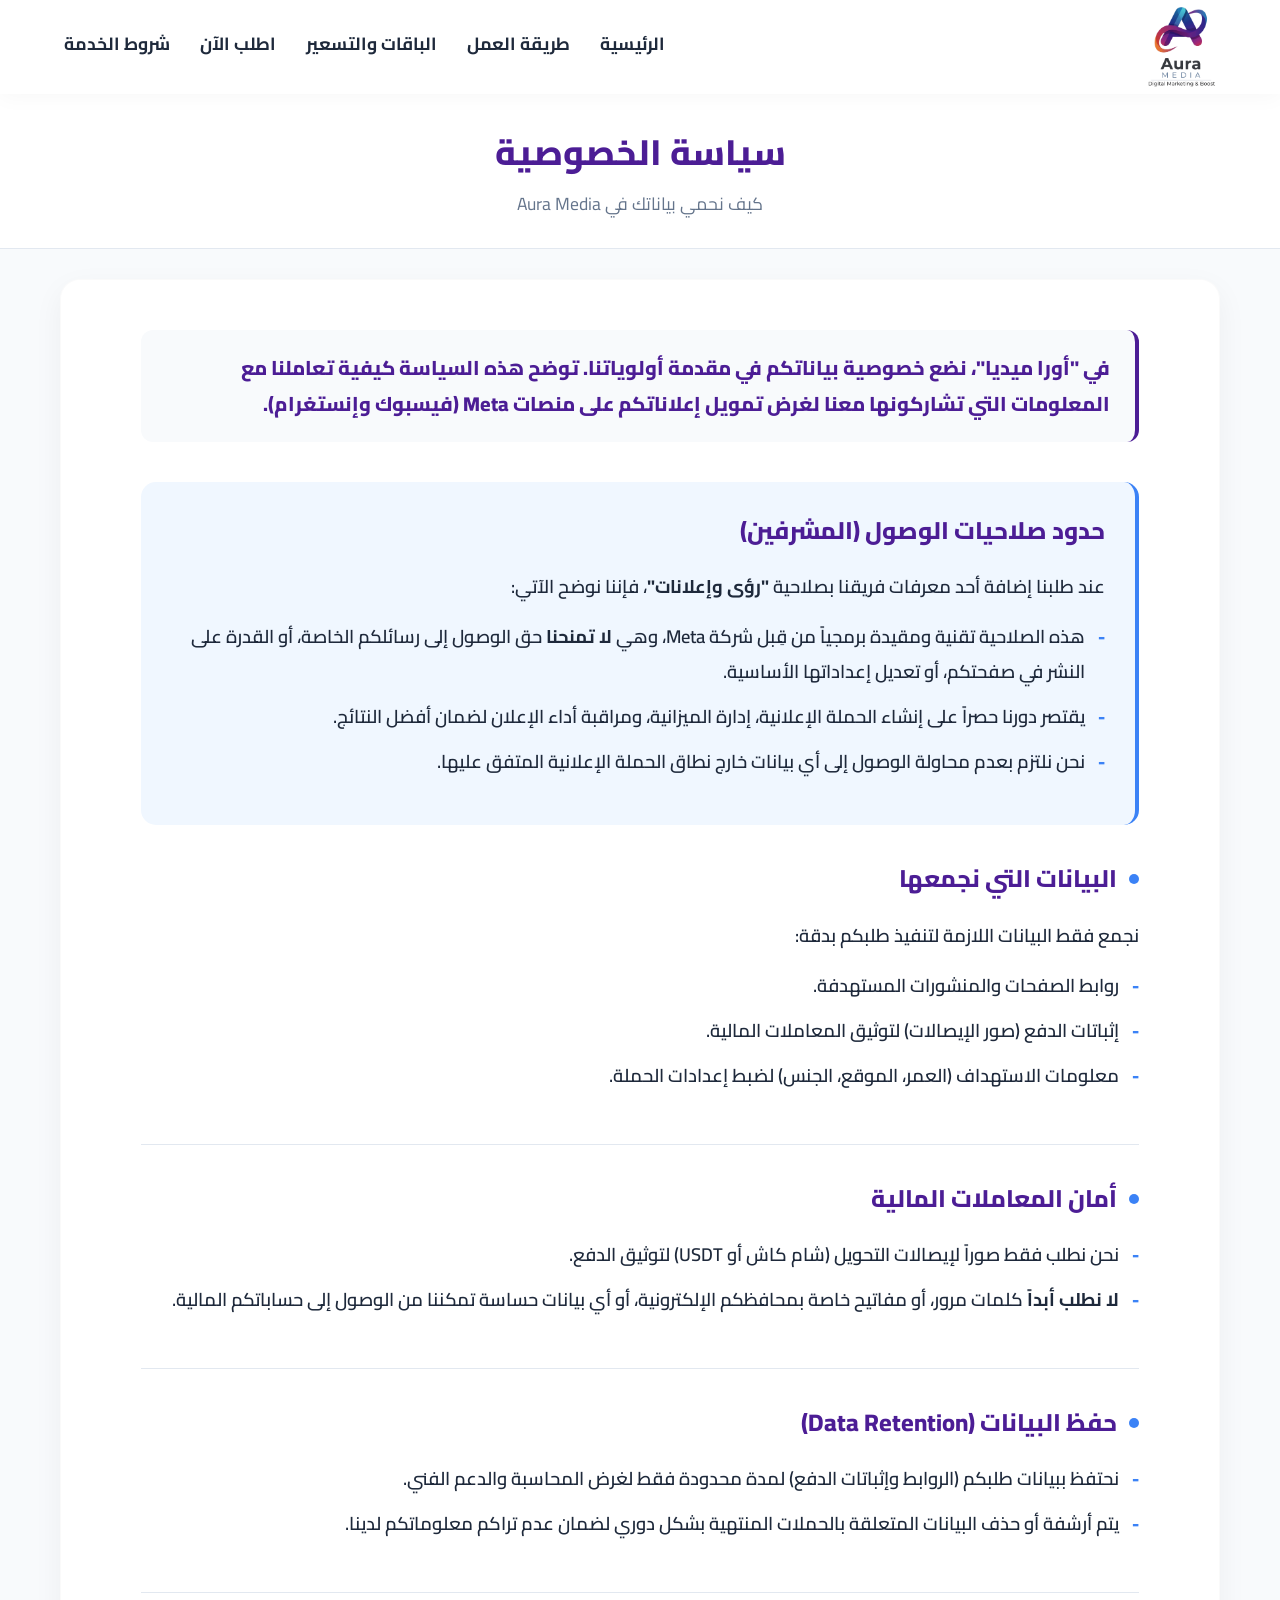
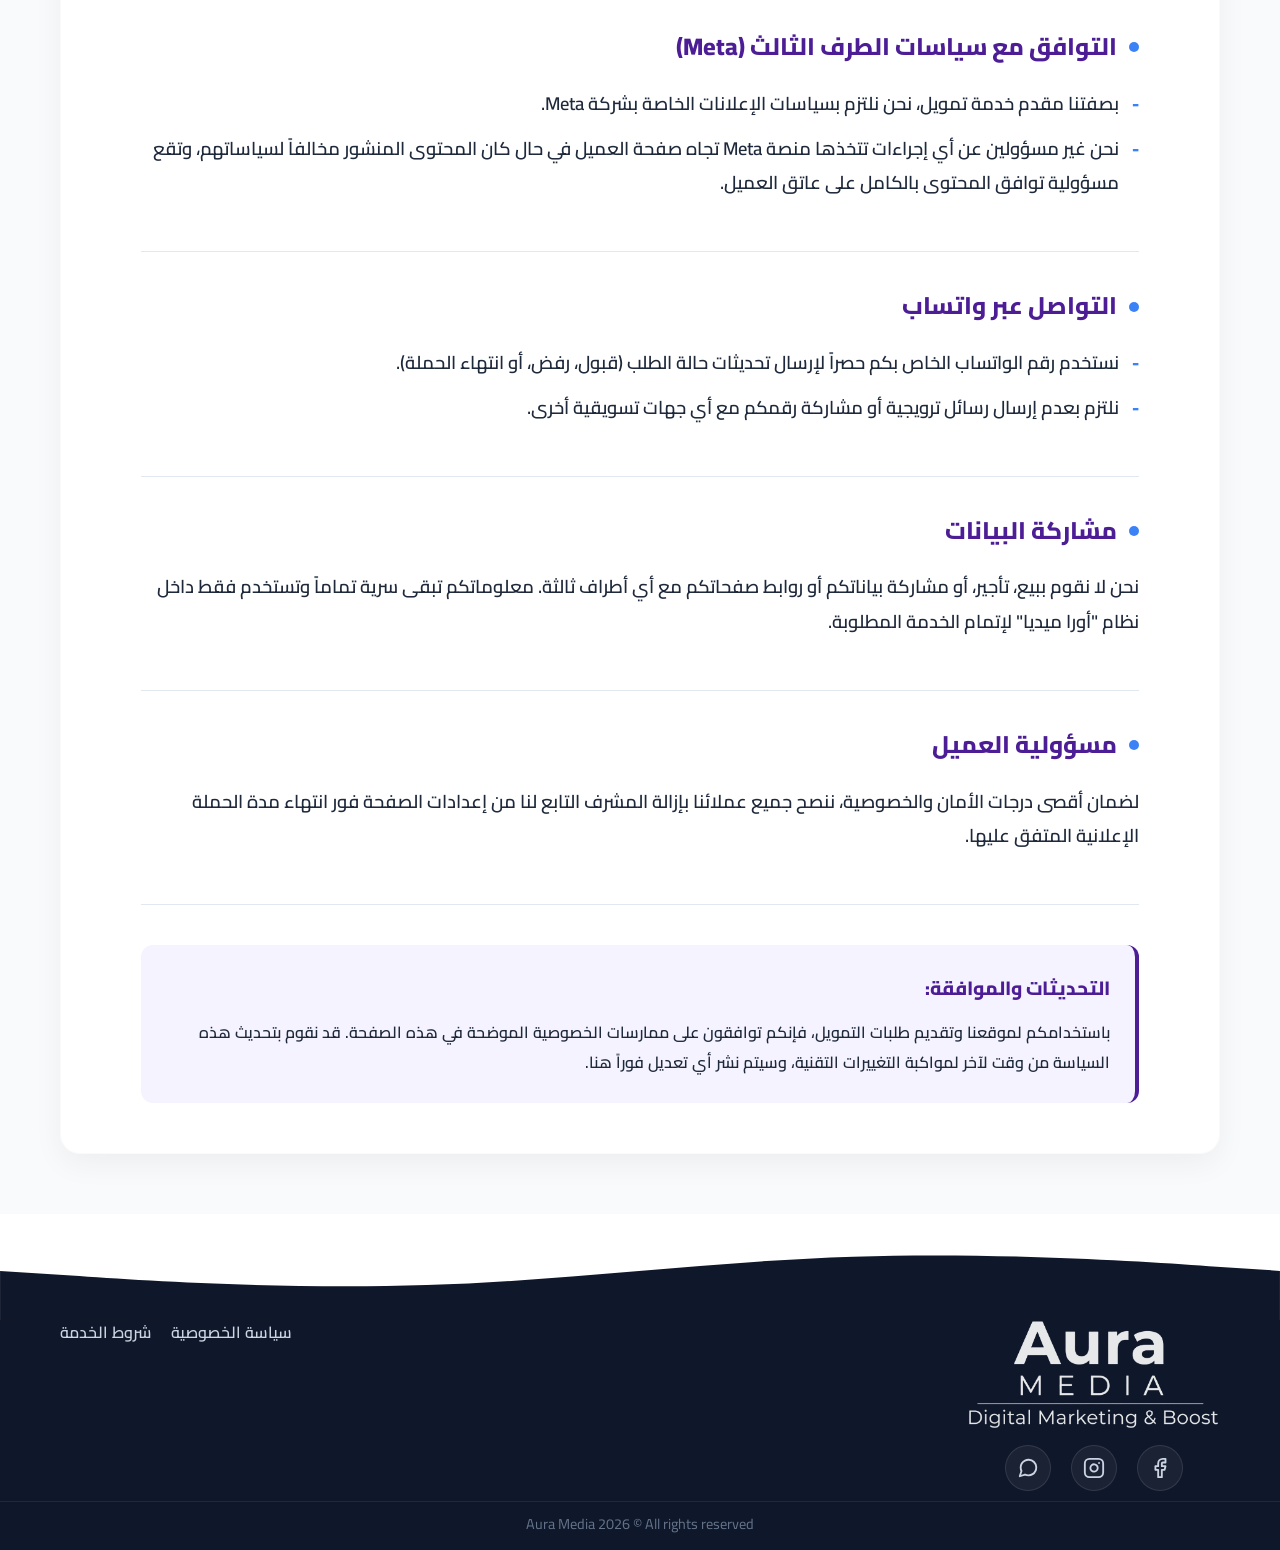
<file: privacy.html>
<!DOCTYPE html>
<html lang="ar" dir="rtl">
<head>
    <meta charset="UTF-8">
    <meta name="viewport" content="width=device-width, initial-scale=1.0">
    <title>سياسة الخصوصية - Aura Media</title>
    
    <!-- خطوط جوجل (Cairo) -->
    <link rel="preconnect" href="https://fonts.googleapis.com">
    <link rel="preconnect" href="https://fonts.gstatic.com" crossorigin>
    <link href="https://fonts.googleapis.com/css2?family=Cairo:wght@400;600;700;800&display=swap" rel="stylesheet">
    
    <!-- ملف التنسيقات العام -->
    <link rel="stylesheet" href="assets/css/style.css">

    <!-- تنسيقات خاصة بصفحة النصوص -->
    <style>
        .page-header {
            text-align: center;
            padding: 30px 20px;
            background: var(--white);
            border-bottom: 1px solid #e2e8f0;
        }
        .page-header h1 {
            font-size: 2.2rem;
            font-weight: 800;
            color: var(--primary-color);
            margin-bottom: 10px;
        }
        .page-header p {
            color: var(--text-muted);
            font-size: 1.1rem;
        }
        .text-content-section {
            padding: 30px 0 60px;
        }
        .text-card {
            background: var(--white);
            padding: 50px 80px; /* هوامش مريحة للشاشات الكبيرة */
            border-radius: 20px;
            box-shadow: var(--shadow);
            margin: 0 auto;
            border: 1px solid rgba(0,0,0,0.02);
            text-align: right;
        }
        
        /* تنسيق المقدمة */
        .intro-text {
            font-size: 1.25rem !important;
            color: var(--primary-color) !important;
            font-weight: 800 !important;
            margin-bottom: 40px !important;
            line-height: 1.8;
            background: #f8fafc;
            padding: 20px 25px;
            border-radius: 12px;
            border-right: 4px solid var(--primary-color);
        }

        /* فواصل بين الأقسام */
        .term-section {
            padding-bottom: 35px;
            margin-bottom: 35px;
            border-bottom: 1px solid #e2e8f0;
        }
        .term-section:last-child {
            border-bottom: none;
            padding-bottom: 0;
            margin-bottom: 0;
        }

        /* تنسيق العناوين مع نقطة دلالية */
        .text-card h3 {
            color: var(--primary-color);
            font-size: 1.5rem;
            font-weight: 800;
            margin-bottom: 20px;
            display: flex;
            align-items: center;
            gap: 12px;
        }
        .text-card h3::before {
            content: '';
            display: inline-block;
            width: 10px;
            height: 10px;
            background-color: var(--secondary-color);
            border-radius: 50%;
        }

        /* تنسيق النصوص */
        .text-card p {
            color: var(--text-dark);
            font-size: 1.15rem;
            line-height: 1.9;
            margin-bottom: 15px;
            font-weight: 600;
        }
        .text-card ul {
            list-style-type: none;
            padding-right: 20px;
            margin-bottom: 15px;
        }
        .text-card ul li {
            color: var(--text-dark);
            font-size: 1.15rem;
            line-height: 1.9;
            font-weight: 600;
            position: relative;
            margin-bottom: 10px;
        }
        .text-card ul li::before {
            content: '-';
            position: absolute;
            right: -20px;
            color: var(--secondary-color);
            font-weight: 800;
        }

        /* صندوق التمييز للبنود الهامة */
        .highlight-box {
            background-color: #f0f7ff;
            border-right: 4px solid var(--secondary-color);
            padding: 30px;
            border-radius: 15px;
            border-bottom: none;
        }
        .highlight-box h3::before {
            display: none;
        }

        /* صندوق الخاتمة */
        .conclusion-box {
            background: #f5f3ff;
            border-right: 4px solid var(--primary-color);
            padding: 25px;
            border-radius: 12px;
            margin-top: 40px;
        }
        .conclusion-box p {
            margin: 0;
            color: var(--primary-color);
            font-weight: 800;
            font-size: 1.2rem;
        }
        
        /* =========================================
           استعلامات الوسائط (الهواتف المحمولة) - التعديل الجذري
           ========================================= */
        @media (max-width: 768px) {
            .page-header {
                padding: 20px 15px;
            }
            .page-header h1 {
                font-size: 1.4rem;
            }
            .page-header p {
                font-size: 0.9rem;
            }
            .text-content-section {
                padding: 20px 0 40px;
            }
            .text-card {
                padding: 20px 15px; /* تقليل الهوامش الداخلية بشكل كبير */
                border-radius: 15px;
            }
            
            /* تصغير المقدمة */
            .intro-text {
                font-size: 1rem !important;
                padding: 15px !important;
                margin-bottom: 25px !important;
            }

            /* تقريب المسافات بين البنود */
            .term-section {
                padding-bottom: 20px;
                margin-bottom: 20px;
            }

            /* تصغير العناوين والنصوص */
            .text-card h3 {
                font-size: 1.1rem;
                margin-bottom: 10px;
            }
            .text-card h3::before {
                width: 8px;
                height: 8px;
            }
            .text-card p, .text-card ul li {
                font-size: 0.9rem;
                line-height: 1.7;
                margin-bottom: 10px;
            }

            /* تصغير الصناديق المميزة */
            .highlight-box {
                padding: 15px;
                border-radius: 10px;
            }
            .conclusion-box {
                padding: 15px;
                margin-top: 25px;
            }
            .conclusion-box p {
                font-size: 1rem;
            }
        }
    </style>
</head>
<body>

    <!-- حاوية الرأس والقائمة الجانبية -->
    <div id="header-placeholder"></div>

    <main>
        <!-- ترويسة الصفحة -->
        <section class="page-header animate-on-scroll">
            <div class="container">
                <h1>سياسة الخصوصية</h1>
                <p>كيف نحمي بياناتك في Aura Media</p>
            </div>
        </section>

        <!-- محتوى السياسة -->
        <section class="text-content-section">
            <div class="container">
                <div class="text-card animate-on-scroll">
                    
                    <div class="intro-text">
                        في "أورا ميديا"، نضع خصوصية بياناتكم في مقدمة أولوياتنا. توضح هذه السياسة كيفية تعاملنا مع المعلومات التي تشاركونها معنا لغرض تمويل إعلاناتكم على منصات Meta (فيسبوك وإنستغرام).
                    </div>

                    <!-- صندوق مميز لأهم بند -->
                    <div class="term-section highlight-box">
                        <h3>حدود صلاحيات الوصول (المشرفين)</h3>
                        <p>عند طلبنا إضافة أحد معرفات فريقنا بصلاحية <strong>"رؤى وإعلانات"</strong>، فإننا نوضح الآتي:</p>
                        <ul>
                            <li>هذه الصلاحية تقنية ومقيدة برمجياً من قِبل شركة Meta، وهي <strong>لا تمنحنا</strong> حق الوصول إلى رسائلكم الخاصة، أو القدرة على النشر في صفحتكم، أو تعديل إعداداتها الأساسية.</li>
                            <li>يقتصر دورنا حصراً على إنشاء الحملة الإعلانية، إدارة الميزانية، ومراقبة أداء الإعلان لضمان أفضل النتائج.</li>
                            <li>نحن نلتزم بعدم محاولة الوصول إلى أي بيانات خارج نطاق الحملة الإعلانية المتفق عليها.</li>
                        </ul>
                    </div>

                    <div class="term-section">
                        <h3>البيانات التي نجمعها</h3>
                        <p>نجمع فقط البيانات اللازمة لتنفيذ طلبكم بدقة:</p>
                        <ul>
                            <li>روابط الصفحات والمنشورات المستهدفة.</li>
                            <li>إثباتات الدفع (صور الإيصالات) لتوثيق المعاملات المالية.</li>
                            <li>معلومات الاستهداف (العمر، الموقع، الجنس) لضبط إعدادات الحملة.</li>
                        </ul>
                    </div>

                    <div class="term-section">
                        <h3>أمان المعاملات المالية</h3>
                        <ul>
                            <li>نحن نطلب فقط صوراً لإيصالات التحويل (شام كاش أو USDT) لتوثيق الدفع.</li>
                            <li><strong>لا نطلب أبداً</strong> كلمات مرور، أو مفاتيح خاصة بمحافظكم الإلكترونية، أو أي بيانات حساسة تمكننا من الوصول إلى حساباتكم المالية.</li>
                        </ul>
                    </div>

                    <div class="term-section">
                        <h3>حفظ البيانات (Data Retention)</h3>
                        <ul>
                            <li>نحتفظ ببيانات طلبكم (الروابط وإثباتات الدفع) لمدة محدودة فقط لغرض المحاسبة والدعم الفني.</li>
                            <li>يتم أرشفة أو حذف البيانات المتعلقة بالحملات المنتهية بشكل دوري لضمان عدم تراكم معلوماتكم لدينا.</li>
                        </ul>
                    </div>

                    <div class="term-section">
                        <h3>التوافق مع سياسات الطرف الثالث (Meta)</h3>
                        <ul>
                            <li>بصفتنا مقدم خدمة تمويل، نحن نلتزم بسياسات الإعلانات الخاصة بشركة Meta.</li>
                            <li>نحن غير مسؤولين عن أي إجراءات تتخذها منصة Meta تجاه صفحة العميل في حال كان المحتوى المنشور مخالفاً لسياساتهم، وتقع مسؤولية توافق المحتوى بالكامل على عاتق العميل.</li>
                        </ul>
                    </div>

                    <div class="term-section">
                        <h3>التواصل عبر واتساب</h3>
                        <ul>
                            <li>نستخدم رقم الواتساب الخاص بكم حصراً لإرسال تحديثات حالة الطلب (قبول، رفض، أو انتهاء الحملة).</li>
                            <li>نلتزم بعدم إرسال رسائل ترويجية أو مشاركة رقمكم مع أي جهات تسويقية أخرى.</li>
                        </ul>
                    </div>

                    <div class="term-section">
                        <h3>مشاركة البيانات</h3>
                        <p>نحن لا نقوم ببيع، تأجير، أو مشاركة بياناتكم أو روابط صفحاتكم مع أي أطراف ثالثة. معلوماتكم تبقى سرية تماماً وتستخدم فقط داخل نظام "أورا ميديا" لإتمام الخدمة المطلوبة.</p>
                    </div>

                    <div class="term-section">
                        <h3>مسؤولية العميل</h3>
                        <p>لضمان أقصى درجات الأمان والخصوصية، ننصح جميع عملائنا بإزالة المشرف التابع لنا من إعدادات الصفحة فور انتهاء مدة الحملة الإعلانية المتفق عليها.</p>
                    </div>

                    <div class="conclusion-box">
                        <p>التحديثات والموافقة:</p>
                        <p style="font-size: 1rem; font-weight: 600; margin-top: 10px; color: var(--text-dark);">باستخدامكم لموقعنا وتقديم طلبات التمويل، فإنكم توافقون على ممارسات الخصوصية الموضحة في هذه الصفحة. قد نقوم بتحديث هذه السياسة من وقت لآخر لمواكبة التغييرات التقنية، وسيتم نشر أي تعديل فوراً هنا.</p>
                    </div>

                </div>
            </div>
        </section>
    </main>

    <!-- حاوية الفوتر -->
    <div id="footer-placeholder"></div>

    <!-- ملف الجافاسكربت -->
    <script src="assets/js/main.js"></script>
</body>
</html>
</file>
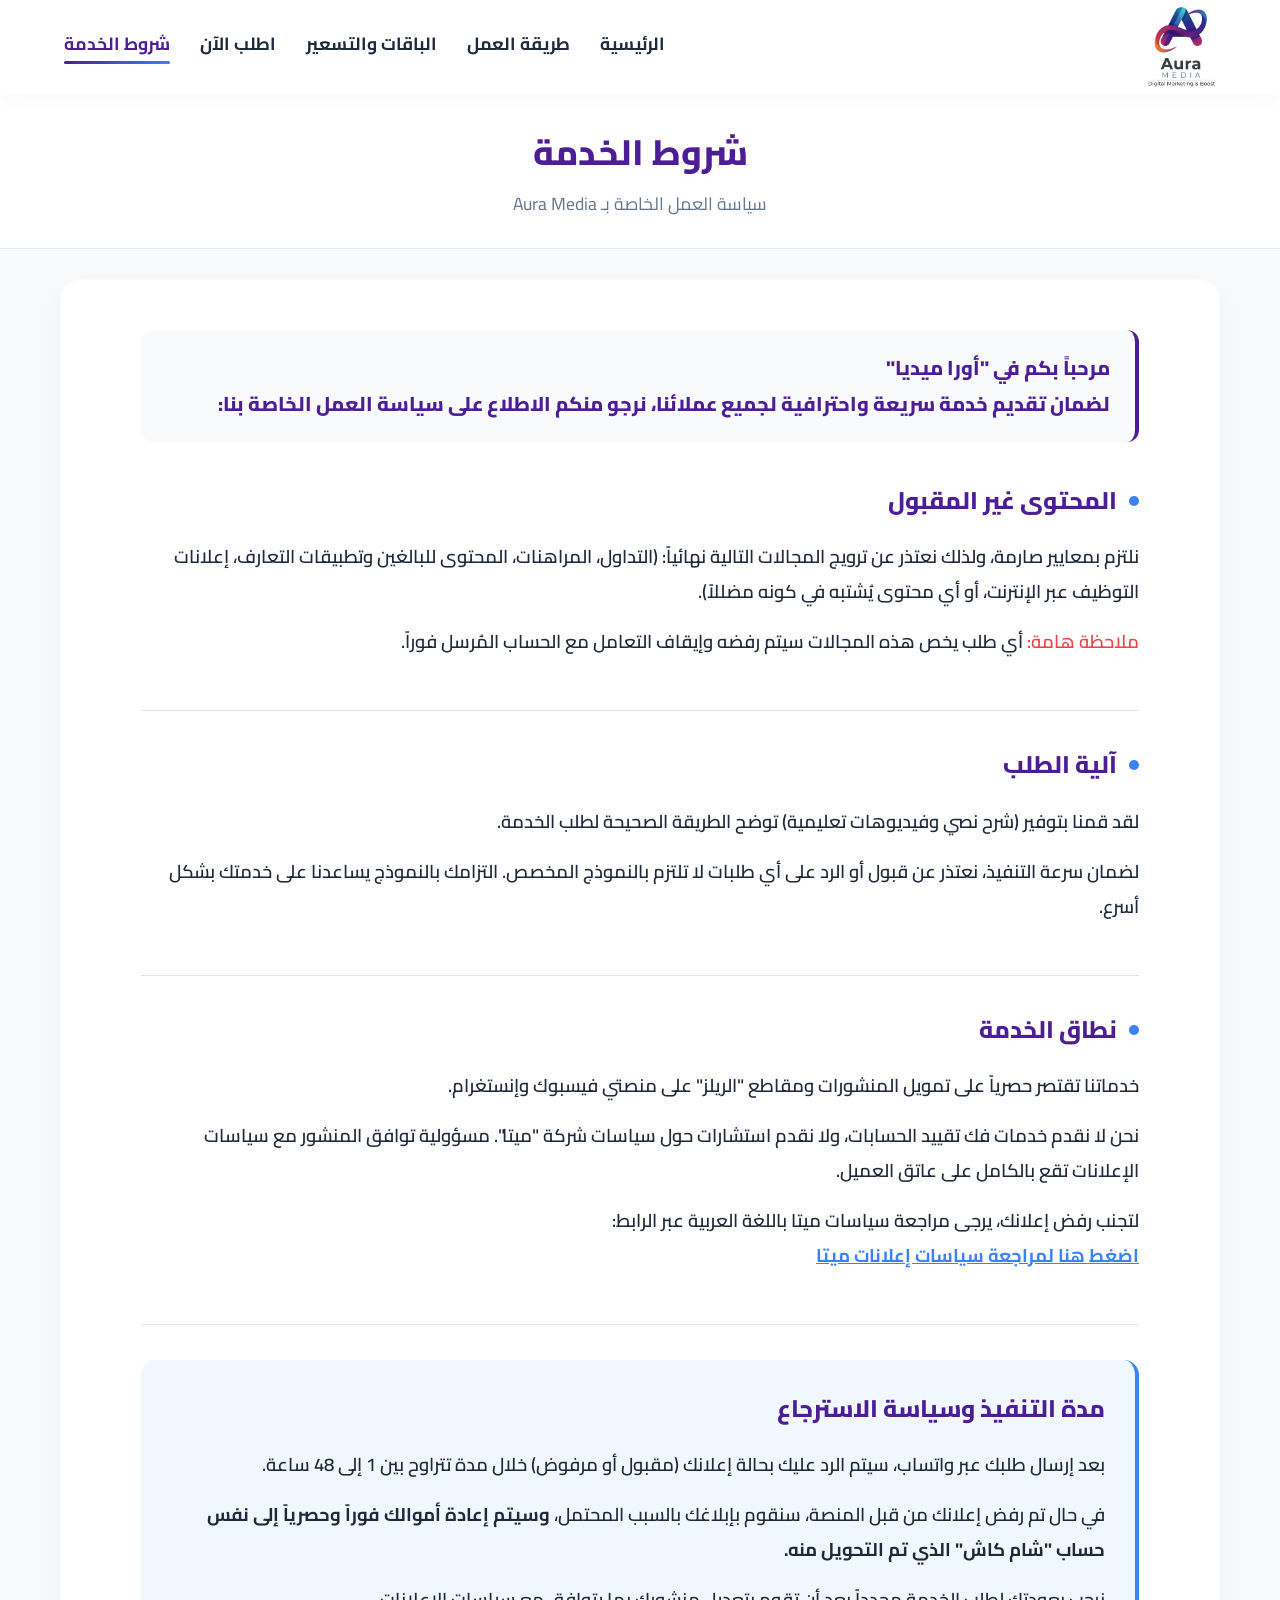
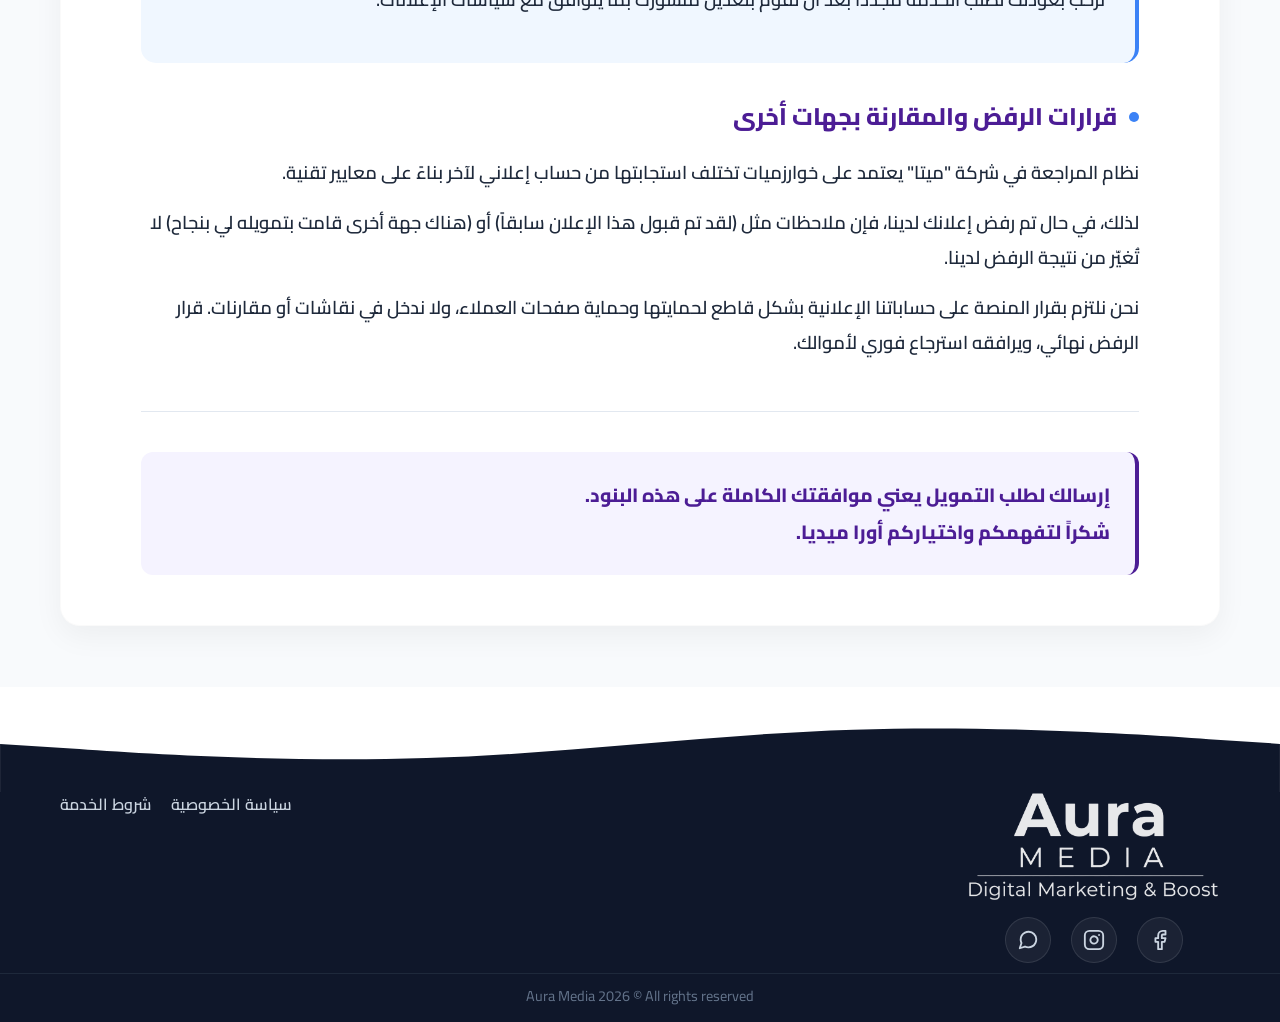
<file: terms.html>
<!DOCTYPE html>
<html lang="ar" dir="rtl">
<head>
    <meta charset="UTF-8">
    <meta name="viewport" content="width=device-width, initial-scale=1.0">
    <title>شروط الخدمة - Aura Media</title>
    
    <!-- خطوط جوجل (Cairo) -->
    <link rel="preconnect" href="https://fonts.googleapis.com">
    <link rel="preconnect" href="https://fonts.gstatic.com" crossorigin>
    <link href="https://fonts.googleapis.com/css2?family=Cairo:wght@400;600;700;800&display=swap" rel="stylesheet">
    
    <!-- ملف التنسيقات العام -->
    <link rel="stylesheet" href="assets/css/style.css">

    <!-- تنسيقات خاصة بصفحة النصوص -->
    <style>
        .page-header {
            text-align: center;
            padding: 30px 20px;
            background: var(--white);
            border-bottom: 1px solid #e2e8f0;
        }
        .page-header h1 {
            font-size: 2.2rem;
            font-weight: 800;
            color: var(--primary-color);
            margin-bottom: 10px;
        }
        .page-header p {
            color: var(--text-muted);
            font-size: 1.1rem;
        }
        .text-content-section {
            padding: 30px 0 60px;
        }
        .text-card {
            background: var(--white);
            padding: 50px 80px; /* هوامش مريحة للشاشات الكبيرة */
            border-radius: 20px;
            box-shadow: var(--shadow);
            margin: 0 auto;
            border: 1px solid rgba(0,0,0,0.02);
            text-align: right;
        }
        
        /* تنسيق المقدمة */
        .intro-text {
            font-size: 1.25rem !important;
            color: var(--primary-color) !important;
            font-weight: 800 !important;
            margin-bottom: 40px !important;
            line-height: 1.8;
            background: #f8fafc;
            padding: 20px 25px;
            border-radius: 12px;
            border-right: 4px solid var(--primary-color);
        }

        /* فواصل بين الأقسام */
        .term-section {
            padding-bottom: 35px;
            margin-bottom: 35px;
            border-bottom: 1px solid #e2e8f0;
        }
        .term-section:last-child {
            border-bottom: none;
            padding-bottom: 0;
            margin-bottom: 0;
        }

        /* تنسيق العناوين مع نقطة دلالية */
        .text-card h3 {
            color: var(--primary-color);
            font-size: 1.5rem;
            font-weight: 800;
            margin-bottom: 20px;
            display: flex;
            align-items: center;
            gap: 12px;
        }
        .text-card h3::before {
            content: '';
            display: inline-block;
            width: 10px;
            height: 10px;
            background-color: var(--secondary-color);
            border-radius: 50%;
        }

        /* تنسيق النصوص */
        .text-card p {
            color: var(--text-dark);
            font-size: 1.15rem;
            line-height: 1.9;
            margin-bottom: 15px;
            font-weight: 600;
        }
        .text-card a {
            color: var(--secondary-color);
            text-decoration: underline;
            word-break: break-all;
            font-weight: 700;
        }
        .text-card a:hover {
            color: var(--primary-color);
        }

        /* صندوق التمييز للبنود الهامة */
        .highlight-box {
            background-color: #f0f7ff;
            border-right: 4px solid var(--secondary-color);
            padding: 30px;
            border-radius: 15px;
            border-bottom: none;
        }
        .highlight-box h3::before {
            display: none;
        }

        /* صندوق الخاتمة */
        .conclusion-box {
            background: #f5f3ff;
            border-right: 4px solid var(--primary-color);
            padding: 25px;
            border-radius: 12px;
            margin-top: 40px;
        }
        .conclusion-box p {
            margin: 0;
            color: var(--primary-color);
            font-weight: 800;
            font-size: 1.2rem;
        }
        
        /* =========================================
           استعلامات الوسائط (الهواتف المحمولة) - التعديل الجذري
           ========================================= */
        @media (max-width: 768px) {
            .page-header {
                padding: 20px 15px;
            }
            .page-header h1 {
                font-size: 1.4rem;
            }
            .page-header p {
                font-size: 0.9rem;
            }
            .text-content-section {
                padding: 20px 0 40px;
            }
            .text-card {
                padding: 20px 15px; /* تقليل الهوامش الداخلية بشكل كبير */
                border-radius: 15px;
            }
            
            /* تصغير المقدمة */
            .intro-text {
                font-size: 1rem !important;
                padding: 15px !important;
                margin-bottom: 25px !important;
            }

            /* تقريب المسافات بين البنود */
            .term-section {
                padding-bottom: 20px;
                margin-bottom: 20px;
            }

            /* تصغير العناوين والنصوص */
            .text-card h3 {
                font-size: 1.1rem;
                margin-bottom: 10px;
            }
            .text-card h3::before {
                width: 8px;
                height: 8px;
            }
            .text-card p {
                font-size: 0.9rem;
                line-height: 1.7;
                margin-bottom: 10px;
            }

            /* تصغير الصناديق المميزة */
            .highlight-box {
                padding: 15px;
                border-radius: 10px;
            }
            .conclusion-box {
                padding: 15px;
                margin-top: 25px;
            }
            .conclusion-box p {
                font-size: 1rem;
            }
        }
    </style>
</head>
<body>

    <!-- حاوية الرأس والقائمة الجانبية (سيتم تحميلها عبر الجافاسكربت) -->
    <div id="header-placeholder"></div>

    <main>
        <!-- ترويسة الصفحة -->
        <section class="page-header animate-on-scroll">
            <div class="container">
                <h1>شروط الخدمة</h1>
                <p>سياسة العمل الخاصة بـ Aura Media</p>
            </div>
        </section>

        <!-- محتوى الشروط -->
        <section class="text-content-section">
            <div class="container">
                <div class="text-card animate-on-scroll">
                    
                    <div class="intro-text">
                        مرحباً بكم في "أورا ميديا"<br>
                        لضمان تقديم خدمة سريعة واحترافية لجميع عملائنا، نرجو منكم الاطلاع على سياسة العمل الخاصة بنا:
                    </div>

                    <div class="term-section">
                        <h3>المحتوى غير المقبول</h3>
                        <p>نلتزم بمعايير صارمة، ولذلك نعتذر عن ترويج المجالات التالية نهائياً: (التداول، المراهنات، المحتوى للبالغين وتطبيقات التعارف، إعلانات التوظيف عبر الإنترنت، أو أي محتوى يُشتبه في كونه مضللاً).</p>
                        <p><span style="color: #ef4444;">ملاحظة هامة:</span> أي طلب يخص هذه المجالات سيتم رفضه وإيقاف التعامل مع الحساب المُرسل فوراً.</p>
                    </div>

                    <div class="term-section">
                        <h3>آلية الطلب</h3>
                        <p>لقد قمنا بتوفير (شرح نصي وفيديوهات تعليمية) توضح الطريقة الصحيحة لطلب الخدمة.</p>
                        <p>لضمان سرعة التنفيذ، نعتذر عن قبول أو الرد على أي طلبات لا تلتزم بالنموذج المخصص. التزامك بالنموذج يساعدنا على خدمتك بشكل أسرع.</p>
                    </div>

                    <div class="term-section">
                        <h3>نطاق الخدمة</h3>
                        <p>خدماتنا تقتصر حصرياً على تمويل المنشورات ومقاطع "الريلز" على منصتي فيسبوك وإنستغرام.</p>
                        <p>نحن لا نقدم خدمات فك تقييد الحسابات، ولا نقدم استشارات حول سياسات شركة "ميتا". مسؤولية توافق المنشور مع سياسات الإعلانات تقع بالكامل على عاتق العميل.</p>
                        <p>لتجنب رفض إعلانك، يرجى مراجعة سياسات ميتا باللغة العربية عبر الرابط:<br>
                        <a href="https://transparency.meta.com/ar-ar/policies/ad-standards/" target="_blank">اضغط هنا لمراجعة سياسات إعلانات ميتا</a></p>
                    </div>

                    <!-- صندوق مميز لسياسة الاسترجاع -->
                    <div class="term-section highlight-box">
                        <h3>مدة التنفيذ وسياسة الاسترجاع</h3>
                        <p>بعد إرسال طلبك عبر واتساب، سيتم الرد عليك بحالة إعلانك (مقبول أو مرفوض) خلال مدة تتراوح بين 1 إلى 48 ساعة.</p>
                        <p>في حال تم رفض إعلانك من قبل المنصة، سنقوم بإبلاغك بالسبب المحتمل، <strong>وسيتم إعادة أموالك فوراً وحصرياً إلى نفس حساب "شام كاش" الذي تم التحويل منه.</strong></p>
                        <p>نرحب بعودتك لطلب الخدمة مجدداً بعد أن تقوم بتعديل منشورك بما يتوافق مع سياسات الإعلانات.</p>
                    </div>

                    <div class="term-section">
                        <h3>قرارات الرفض والمقارنة بجهات أخرى</h3>
                        <p>نظام المراجعة في شركة "ميتا" يعتمد على خوارزميات تختلف استجابتها من حساب إعلاني لآخر بناءً على معايير تقنية.</p>
                        <p>لذلك، في حال تم رفض إعلانك لدينا، فإن ملاحظات مثل (لقد تم قبول هذا الإعلان سابقاً) أو (هناك جهة أخرى قامت بتمويله لي بنجاح) لا تُغيّر من نتيجة الرفض لدينا.</p>
                        <p>نحن نلتزم بقرار المنصة على حساباتنا الإعلانية بشكل قاطع لحمايتها وحماية صفحات العملاء، ولا ندخل في نقاشات أو مقارنات. قرار الرفض نهائي، ويرافقه استرجاع فوري لأموالك.</p>
                    </div>

                    <div class="conclusion-box">
                        <p>إرسالك لطلب التمويل يعني موافقتك الكاملة على هذه البنود.<br>شكراً لتفهمكم واختياركم أورا ميديا.</p>
                    </div>

                </div>
            </div>
        </section>
    </main>

    <!-- حاوية الفوتر (سيتم تحميلها عبر الجافاسكربت) -->
    <div id="footer-placeholder"></div>

    <!-- ملف الجافاسكربت -->
    <script src="assets/js/main.js"></script>
</body>
</html>
</file>
<file: assets/css/style.css>
/* =========================================
   المتغيرات العامة (الألوان والخطوط)
   ========================================= */
:root {
    --primary-color: #4c1d95; /* بنفسجي داكن */
    --secondary-color: #3b82f6; /* أزرق ساطع */
    --bg-color: #f8fafc; /* رمادي فاتح جداً للخلفية */
    --text-dark: #1e293b; /* لون النصوص الأساسية */
    --text-muted: #64748b; /* لون النصوص الفرعية */
    --white: #ffffff;
    --gradient: linear-gradient(135deg, var(--primary-color), var(--secondary-color));
    --shadow: 0 10px 30px rgba(0, 0, 0, 0.05);
    --transition: all 0.3s ease;
}

/* =========================================
   الإعدادات الأساسية
   ========================================= */
* {
    margin: 0;
    padding: 0;
    box-sizing: border-box;
}

body {
    font-family: 'Cairo', sans-serif;
    background-color: var(--bg-color);
    color: var(--text-dark);
    line-height: 1.6;
    overflow-x: hidden;
}

a {
    text-decoration: none;
    color: var(--secondary-color);
    transition: var(--transition);
}

a:hover {
    color: var(--primary-color);
}

.container {
    max-width: 1200px;
    margin: 0 auto;
    padding: 0 20px;
}

/* =========================================
   تمديد المحتوى لدفع الفوتر للأسفل (شاشات اللابتوب فقط)
   ========================================= */
@media (min-width: 769px) {
    body {
        display: flex;
        flex-direction: column;
        min-height: 100vh; /* يأخذ ارتفاع الشاشة بالكامل كحد أدنى */
    }
    
    main {
        flex: 1 0 auto; /* يجعل قسم المحتوى يتمدد لملء الفراغ المتبقي */
    }
}

/* =========================================
   الرأس (Header)
   ========================================= */
.header {
    background-color: var(--white);
    box-shadow: 0 4px 20px rgba(0, 0, 0, 0.03);
    padding: 7px 5%;
    display: flex;
    justify-content: space-between;
    align-items: center;
    position: sticky;
    top: 0;
    z-index: 100;
}

.logo img {
    height: 80px;
    object-fit: contain;
    display: block;
}

/* القائمة الأفقية للشاشات الكبيرة (اللابتوب) */
.desktop-nav {
    display: flex;
    gap: 30px;
    align-items: center;
}

.desktop-nav a {
    color: var(--text-dark);
    font-weight: 700;
    font-size: 1.1rem;
    position: relative;
    padding-bottom: 5px;
}

.desktop-nav a::after {
    content: '';
    position: absolute;
    bottom: 0;
    right: 0;
    width: 0;
    height: 3px;
    background: var(--gradient);
    transition: width 0.3s ease;
    border-radius: 2px;
}

.desktop-nav a:hover, .desktop-nav a.active {
    color: var(--primary-color);
}

.desktop-nav a:hover::after, .desktop-nav a.active::after {
    width: 100%;
}

/* زر القائمة */
.menu-btn {
    background: none;
    border: none;
    color: var(--primary-color);
    cursor: pointer;
    display: none; /* مخفي في اللابتوب */
    align-items: center;
    justify-content: center;
    transition: var(--transition);
}

.menu-btn:hover {
    transform: scale(1.1);
}

/* =========================================
   القائمة الجانبية (Sidebar)
   ========================================= */
.sidebar {
    position: fixed;
    top: 0;
    left: -100%;
    width: 250px;
    max-width: 60vw;
    height: 100vh;
    background-color: var(--white);
    box-shadow: 5px 0 20px rgba(0, 0, 0, 0.1);
    z-index: 1000;
    transition: left 0.4s cubic-bezier(0.175, 0.885, 0.32, 1.275);
    padding: 30px 20px;
    display: flex;
    flex-direction: column;
}

.sidebar.active {
    left: 0;
}

.close-btn {
    align-self: flex-start;
    background: none;
    border: none;
    font-size: 2.2rem;
    color: var(--text-muted);
    cursor: pointer;
    margin-bottom: 30px;
    transition: var(--transition);
    line-height: 1;
    padding: 0;
}

.close-btn:hover {
    color: #ef4444;
    transform: rotate(90deg);
}

.sidebar-nav {
    display: flex;
    flex-direction: column;
    gap: 8px;
    width: 100%;
}

.sidebar-nav a {
    display: block;
    width: 100%;
    font-size: 1.1rem;
    font-weight: 700;
    color: var(--text-dark);
    padding: 14px 20px;
    border-radius: 12px;
    transition: var(--transition);
    text-align: right;
}

.sidebar-nav a:hover, .sidebar-nav a.active {
    background-color: #f5f3ff;
    color: var(--primary-color);
}

.overlay {
    position: fixed;
    top: 0;
    left: 0;
    width: 100%;
    height: 100%;
    background: rgba(0, 0, 0, 0.5);
    z-index: 999;
    opacity: 0;
    visibility: hidden;
    transition: var(--transition);
}

.overlay.active {
    opacity: 1;
    visibility: visible;
}

/* =========================================
   قسم الترحيب (Hero Section)
   ========================================= */
.hero {
    padding: 50px 20px 30px;
    background: linear-gradient(135deg, #f0f4ff 0%, var(--white) 100%);
    position: relative;
    overflow: hidden;
}

/* حاوية الشبكة التقنية (Particles) المشتركة */
.particles-container {
    position: absolute;
    top: 0;
    left: 0;
    width: 100%;
    height: 100%;
    z-index: 1; /* خلف المحتوى */
}

.hero-content {
    display: flex;
    align-items: center;
    justify-content: space-between;
    gap: 50px;
    position: relative; /* ضروري ليعمل الـ z-index */
    z-index: 2; /* فوق الشبكة التقنية */
}

.hero-text {
    flex: 1;
    text-align: right;
}

.hero-text h1 {
    font-size: 3.2rem;
    font-weight: 800;
    margin-bottom: 20px;
    line-height: 1.3;
    color: var(--text-dark);
}

.hero-text h1 span {
    background: var(--gradient);
    -webkit-background-clip: text;
    -webkit-text-fill-color: transparent;
}

/* تأثير الكتابة التلقائية */
.typing-text {
    color: var(--secondary-color) !important;
    -webkit-text-fill-color: var(--secondary-color) !important;
    background: none !important;
}

.cursor {
    display: inline-block;
    width: 3px;
    background-color: var(--text-dark);
    margin-right: 5px;
    animation: blink 0.8s infinite;
    -webkit-text-fill-color: var(--text-dark) !important;
    background: var(--text-dark) !important;
}

@keyframes blink {
    0%, 100% { opacity: 1; }
    50% { opacity: 0; }
}

.hero-text p {
    font-size: 1.2rem;
    color: var(--text-muted);
    margin-bottom: 40px;
    max-width: 550px;
}

/* إعدادات الصورة وتأثير التتبع 3D */
.hero-image {
    flex: 1;
    display: flex;
    justify-content: center;
    align-items: center;
    position: relative;
    perspective: 1000px; /* ضروري لتأثير الـ 3D */
}

.hero-image img {
    max-width: 80%;
    max-height: 480px;
    object-fit: contain;
    filter: drop-shadow(0 20px 30px rgba(76, 29, 149, 0.15));
    position: relative;
    z-index: 2;
    transition: transform 0.1s ease-out;
    transform-style: preserve-3d;
    will-change: transform;
}

/* تأثير الهالة المضيئة (Aura Glow) */
.aura-glow {
    position: absolute;
    top: 50%;
    left: 50%;
    transform: translate(-50%, -50%);
    width: 350px;
    height: 350px;
    background: radial-gradient(circle, rgba(59, 130, 246, 0.3) 0%, rgba(76, 29, 149, 0.15) 40%, transparent 70%);
    border-radius: 50%;
    z-index: 1;
    animation: pulse-glow 4s ease-in-out infinite alternate;
    pointer-events: none;
}

@keyframes pulse-glow {
    0% { transform: translate(-50%, -50%) scale(0.8); opacity: 0.5; }
    100% { transform: translate(-50%, -50%) scale(1.2); opacity: 1; }
}

.btn-primary {
    display: inline-block;
    background: var(--gradient);
    color: var(--white);
    padding: 15px 45px;
    border-radius: 12px;
    font-size: 1.2rem;
    font-weight: 700;
    box-shadow: 0 10px 25px rgba(59, 130, 246, 0.3);
    transition: var(--transition);
}

.btn-primary:hover {
    transform: translateY(-5px);
    box-shadow: 0 15px 35px rgba(59, 130, 246, 0.4);
    color: var(--white);
}

/* =========================================
   العناوين المشتركة للأقسام
   ========================================= */
.section-title {
    text-align: center;
    font-size: 2.5rem;
    font-weight: 800;
    margin-bottom: 40px;
    color: var(--text-dark);
    position: relative;
}

/* =========================================
   قسم خطوات العمل (في الرئيسية)
   ========================================= */
.steps-section {
    padding: 60px 0;
    background: var(--bg-color);
}

.steps-grid {
    display: grid;
    grid-template-columns: repeat(auto-fit, minmax(250px, 1fr));
    gap: 30px;
}

.step-card {
    background: var(--white);
    padding: 40px 25px;
    border-radius: 20px;
    text-align: center;
    box-shadow: var(--shadow);
    transition: var(--transition);
    border: 1px solid rgba(0,0,0,0.02);
    border-top: 4px solid #e2e8f0;
    position: relative;
    overflow: hidden;
}

.step-card:hover {
    transform: translateY(-15px);
    box-shadow: 0 25px 50px rgba(76, 29, 149, 0.1);
    border-top-color: var(--secondary-color);
}

.step-icon {
    width: 80px;
    height: 80px;
    background: #f5f3ff;
    color: var(--primary-color);
    border-radius: 50%;
    display: flex;
    align-items: center;
    justify-content: center;
    margin: 0 auto 25px;
    transition: var(--transition);
}

.step-card:hover .step-icon {
    background: var(--gradient);
    color: var(--white);
    transform: scale(1.1) rotate(5deg);
}

.step-card h3 {
    font-size: 1.3rem;
    font-weight: 800;
    margin-bottom: 15px;
}

.step-card p {
    color: var(--text-muted);
    font-size: 0.95rem;
    margin-bottom: 15px;
}

.step-link {
    font-weight: 700;
    font-size: 0.9rem;
    text-decoration: underline;
}

/* =========================================
   قسم الأسئلة الشائعة (FAQ)
   ========================================= */
.faq-section {
    padding: 60px 0 40px;
    background: var(--white);
    position: relative; /* ضروري لاحتواء الشبكة التقنية */
    overflow: hidden; /* لمنع خروج الشبكة عن القسم */
}

.faq-section .container {
    position: relative;
    z-index: 2; /* لضمان بقاء النصوص فوق الشبكة التقنية */
}

.accordion {
    max-width: 800px;
    margin: 0 auto;
}

.accordion-item {
    border: 1px solid #e2e8f0;
    border-radius: 12px;
    margin-bottom: 15px;
    overflow: hidden;
    transition: var(--transition);
    background: var(--white);
}

.accordion-header {
    width: 100%;
    text-align: right;
    padding: 20px 25px;
    background: transparent;
    border: none;
    font-size: 1.15rem;
    font-weight: 700;
    color: var(--text-dark);
    cursor: pointer;
    display: flex;
    justify-content: space-between;
    align-items: center;
    font-family: 'Cairo', sans-serif;
    transition: var(--transition);
}

.accordion-header:hover {
    background: #f8fafc;
}

.accordion-header .icon {
    font-size: 1.5rem;
    color: var(--primary-color);
    transition: transform 0.4s ease;
}

.accordion-content {
    max-height: 0;
    overflow: hidden;
    background: #f8fafc;
    transition: max-height 0.4s ease;
}

.accordion-content p {
    padding: 20px 25px;
    color: var(--text-muted);
    font-weight: 600;
    line-height: 1.8;
}

.accordion-item.active {
    border-color: var(--secondary-color);
    box-shadow: 0 10px 25px rgba(59, 130, 246, 0.1);
}

.accordion-item.active .accordion-header {
    color: var(--primary-color);
}

.accordion-item.active .icon {
    transform: rotate(45deg);
}

/* =========================================
   حركات التمرير (Scroll Animations) والدخول المتدرج
   ========================================= */
.animate-on-scroll {
    opacity: 0;
    transform: translateY(40px);
    transition: opacity 0.8s cubic-bezier(0.25, 0.8, 0.25, 1), 
                transform 0.8s cubic-bezier(0.25, 0.8, 0.25, 1);
    will-change: opacity, transform;
}

.animate-on-scroll.is-visible {
    opacity: 1;
    transform: translateY(0);
}

/* تأخير زمني للدخول المتدرج */
.stagger-1 { transition-delay: 0.1s; }
.stagger-2 { transition-delay: 0.3s; }
.stagger-3 { transition-delay: 0.5s; }
.stagger-4 { transition-delay: 0.7s; }

/* =========================================
   شكل الموجة والفوتر (Footer)
   ========================================= */
.footer-wave {
    width: 100%;
    line-height: 0;
    background: var(--white);
    margin-bottom: -1px;
}

/* إعدادات الموجة الافتراضية (للشاشات الكبيرة) */
.footer-wave .wave-desktop {
    display: block;
    width: 100%;
    height: auto;
}

.footer-wave .wave-mobile {
    display: none;
}

.footer {
    background: #0f172a;
    color: var(--white);
    padding: 0 0 15px;
}

.footer-content {
    display: flex;
    justify-content: space-between;
    flex-wrap: wrap;
    gap: 10px;
    margin-bottom: 10px;
}

/* جعل حاوية الشعار والأيقونات متمركزة عمودياً */
.footer-info {
    display: flex;
    flex-direction: column;
    align-items: center; /* توسيط الشعار والأيقونات */
}

/* تنسيق شعار الفوتر */
.footer-logo {
    height: 110px;
    object-fit: contain;
    margin-bottom: 15px;
    display: block;
    filter: brightness(0) invert(1); 
    opacity: 0.9;
    transition: var(--transition);
}

.footer-logo:hover {
    opacity: 1;
    transform: scale(1.05);
}

/* تنسيق أيقونات التواصل الاجتماعي */
.social-icons {
    display: flex;
    gap: 20px;
    justify-content: center;
}

.social-icons a {
    display: flex;
    align-items: center;
    justify-content: center;
    width: 46px;
    height: 46px;
    border-radius: 50%;
    background: rgba(255, 255, 255, 0.05);
    color: #cbd5e1;
    transition: var(--transition);
    border: 1px solid rgba(255, 255, 255, 0.1);
}

.social-icons a svg {
    width: 22px;
    height: 22px;
}

.social-icons a:hover {
    background: var(--gradient);
    color: var(--white);
    transform: translateY(-5px);
    border-color: transparent;
    box-shadow: 0 8px 20px rgba(59, 130, 246, 0.3);
}

.footer-links {
    display: flex;
    gap: 20px;
}

.footer-links a {
    color: #cbd5e1;
    font-weight: 600;
}

.footer-links a:hover {
    color: var(--white);
}

.footer-bottom {
    text-align: center;
    padding-top: 10px;
    border-top: 1px solid #1e293b;
    color: #64748b;
    font-size: 0.9rem;
}

/* =========================================
   تنسيقات الصفحات النصية (شروط الخدمة، الخصوصية، طريقة العمل)
   ========================================= */
.page-header {
    text-align: center;
    padding: 30px 20px;
    background: var(--white);
    border-bottom: 1px solid #e2e8f0;
}
.page-header h1 {
    font-size: 2.2rem;
    font-weight: 800;
    color: var(--primary-color);
    margin-bottom: 10px;
}
.page-header p {
    color: var(--text-muted);
    font-size: 1.1rem;
}
.text-content-section {
    padding: 30px 0 60px;
}
.text-card {
    background: var(--white);
    padding: 50px 80px;
    border-radius: 20px;
    box-shadow: var(--shadow);
    margin: 0 auto;
    border: 1px solid rgba(0,0,0,0.02);
    text-align: right;
}

.intro-text {
    font-size: 1.25rem !important;
    color: var(--primary-color) !important;
    font-weight: 800 !important;
    margin-bottom: 40px !important;
    line-height: 1.8;
    background: #f8fafc;
    padding: 20px 25px;
    border-radius: 12px;
    border-right: 4px solid var(--primary-color);
}

.term-section {
    padding-bottom: 35px;
    margin-bottom: 35px;
    border-bottom: 1px solid #e2e8f0;
}
.term-section:last-child {
    border-bottom: none;
    padding-bottom: 0;
    margin-bottom: 0;
}

.text-card h3 {
    color: var(--primary-color);
    font-size: 1.5rem;
    font-weight: 800;
    margin-bottom: 20px;
    display: flex;
    align-items: center;
    gap: 12px;
}
.text-card h3::before {
    content: '';
    display: inline-block;
    width: 10px;
    height: 10px;
    background-color: var(--secondary-color);
    border-radius: 50%;
}

.text-card p {
    color: var(--text-dark);
    font-size: 1.15rem;
    line-height: 1.9;
    margin-bottom: 15px;
    font-weight: 600;
}

/* =========================================
   تنسيقات الفيديوهات وأزرار النسخ (داخل البطاقة البيضاء)
   ========================================= */
.videos-container {
    display: flex;
    flex-wrap: wrap;
    gap: 30px;
    justify-content: center;
    margin-top: 25px;
}

/* التعديل الجذري لحل مشكلة اختلاف العرض */
.video-box {
    display: flex;
    flex-direction: column;
    align-items: center;
    width: 280px; /* عرض ثابت وصارم للصندوق بالكامل */
    flex: 0 0 auto; /* منع الصندوق من التمدد أو الانكماش */
}

.short-video-wrapper {
    width: 100%; /* يأخذ 100% من عرض الـ video-box الثابت (280px) */
    border-radius: 20px;
    overflow: hidden;
    box-shadow: 0 10px 25px rgba(0,0,0,0.1);
    border: 4px solid #f1f5f9;
    background: #000;
    position: relative;
    padding-top: 177.77%; /* نسبة 9:16 */
}

.short-video-wrapper iframe {
    position: absolute;
    top: 0;
    left: 0;
    width: 100%;
    height: 100%;
    border: none;
}

.video-title {
    text-align: center;
    font-weight: 800;
    color: var(--secondary-color);
    margin-bottom: 12px;
    font-size: 1.05rem;
    background: #f0f7ff;
    padding: 5px 15px;
    border-radius: 20px;
    width: 100%; /* لضمان تناسق العنوان مع عرض الصندوق */
}

.admins-grid {
    display: grid;
    grid-template-columns: repeat(auto-fit, minmax(260px, 1fr));
    gap: 15px;
    margin-top: 20px;
    margin-bottom: 30px;
}

.copy-admin-btn {
    background: #f8fafc;
    border: 2px solid #e2e8f0;
    border-radius: 12px;
    padding: 15px 20px;
    display: flex;
    flex-direction: column;
    align-items: flex-start;
    cursor: pointer;
    transition: var(--transition);
    position: relative;
    overflow: hidden;
    text-align: right;
    width: 100%;
}

.copy-admin-btn:hover {
    border-color: var(--secondary-color);
    background: #f0f7ff;
    transform: translateY(-2px);
    box-shadow: 0 8px 15px rgba(59, 130, 246, 0.1);
}

.admin-name {
    font-size: 1.05rem;
    font-weight: 800;
    color: var(--primary-color);
    margin-bottom: 5px;
    pointer-events: none;
}

.admin-id {
    font-size: 1.1rem;
    font-weight: 700;
    color: var(--text-muted);
    font-family: monospace;
    pointer-events: none;
}

.copy-icon {
    position: absolute;
    left: 15px;
    top: 50%;
    transform: translateY(-50%);
    color: var(--secondary-color);
    background: #e0f2fe;
    padding: 8px;
    border-radius: 50%;
    display: flex;
    align-items: center;
    justify-content: center;
    transition: var(--transition);
}

.copy-admin-btn:hover .copy-icon {
    background: var(--secondary-color);
    color: var(--white);
}

.copy-success-msg {
    position: absolute;
    top: 0;
    left: 0;
    width: 100%;
    height: 100%;
    background: var(--gradient);
    color: var(--white);
    display: flex;
    align-items: center;
    justify-content: center;
    font-size: 1.1rem;
    font-weight: 800;
    opacity: 0;
    visibility: hidden;
    transition: all 0.3s ease;
    z-index: 2;
}

.copy-admin-btn.copied .copy-success-msg {
    opacity: 1;
    visibility: visible;
}

/* =========================================
   تنسيقات شبكة أهداف التمويل (Promotion Goals)
   ========================================= */
.goals-grid {
    display: grid;
    grid-template-columns: repeat(auto-fill, minmax(220px, 1fr));
    gap: 12px;
    margin-top: 10px;
}

.goal-option {
    display: flex;
    align-items: center;
    padding: 12px 15px;
    background: #f8fafc;
    border: 2px solid #e2e8f0;
    border-radius: 12px;
    cursor: pointer;
    transition: var(--transition);
    font-weight: 700;
    font-size: 0.95rem;
    color: var(--text-dark);
}

.goal-option:hover {
    border-color: #cbd5e1;
    background: #f1f5f9;
}

.goal-option input[type="radio"] {
    display: none;
}

.goal-option:has(input[type="radio"]:checked) {
    border-color: var(--secondary-color);
    background: #f0f7ff;
    color: var(--secondary-color);
}

/* =========================================
   تنسيقات تفاصيل الدفع (الصور والعناوين)
   ========================================= */
.payment-details-container {
    margin-top: 15px;
    animation: fadeIn 0.4s ease;
    width: 100%;
}

.payment-detail-box {
    background: #f8fafc;
    border: 2px solid #e2e8f0;
    border-radius: 15px;
    padding: 20px;
    text-align: center;
    box-shadow: inset 0 2px 4px rgba(0,0,0,0.02);
}

.payment-qr-img {
    max-width: 220px;
    width: 100%;
    border-radius: 12px;
    box-shadow: 0 8px 20px rgba(0,0,0,0.08);
    margin-bottom: 15px;
    border: 3px solid var(--white);
}

.payment-address-box {
    background: var(--white);
    padding: 12px 15px;
    border-radius: 10px;
    border: 1px solid #cbd5e1;
    margin-bottom: 15px;
    word-break: break-all;
    box-shadow: 0 2px 5px rgba(0,0,0,0.02);
}

.payment-address {
    font-family: monospace;
    font-weight: 800;
    color: var(--primary-color);
    font-size: 1.1rem;
    letter-spacing: 0.5px;
}

.payment-actions {
    display: flex;
    gap: 10px;
    justify-content: center;
    flex-wrap: wrap;
}

.action-btn {
    padding: 10px 20px;
    border-radius: 10px;
    font-weight: 700;
    font-family: 'Cairo', sans-serif;
    cursor: pointer;
    transition: var(--transition);
    border: none;
    font-size: 0.95rem;
    display: inline-flex;
    align-items: center;
    gap: 8px;
}

.copy-address-btn {
    background: #e0f2fe;
    color: var(--secondary-color);
    border: 1px solid #bae6fd;
}

.copy-address-btn:hover {
    background: var(--secondary-color);
    color: var(--white);
    transform: translateY(-2px);
    box-shadow: 0 5px 15px rgba(59, 130, 246, 0.2);
}

.download-btn {
    background: #f1f5f9;
    color: var(--text-dark);
    border: 1px solid #e2e8f0;
    text-decoration: none;
}

.download-btn:hover {
    background: #e2e8f0;
    color: var(--primary-color);
    transform: translateY(-2px);
}

/* =========================================
   استعلامات الوسائط (الهواتف المحمولة)
   ========================================= */
@media (max-width: 768px) {
    /* الهيدر */
    .desktop-nav {
        display: none;
    }
    .menu-btn {
        display: flex;
    }
    .header {
        padding: 10px 15px;
    }
    .logo img {
        height: 55px;
    }

    /* قسم الترحيب */
    .hero {
        padding: 30px 15px 20px;
    }
    .hero-content {
        flex-direction: column;
        text-align: center;
        gap: 20px;
    }
    .hero-text {
        text-align: center;
    }
    .hero-text h1 {
        font-size: 1.4rem;
        line-height: 1.4;
        margin-bottom: 15px;
    }
    .hero-text p {
        font-size: 0.9rem;
        margin-bottom: 25px;
    }
    .hero-image img {
        max-width: 85%;
        transform: none !important;
    }
    .btn-primary {
        padding: 12px 30px;
        font-size: 1rem;
    }

    /* العناوين المشتركة */
    .section-title {
        font-size: 1.3rem;
        margin-bottom: 20px;
    }
    
    /* قسم خطوات العمل (الرئيسية) */
    .steps-section {
        padding: 30px 0;
    }
    .steps-grid {
        gap: 15px;
    }
    .step-card {
        padding: 25px 15px;
        border-radius: 15px;
    }
    .step-icon {
        width: 55px;
        height: 55px;
        margin: 0 auto 15px;
    }
    .step-icon svg {
        width: 24px;
        height: 24px;
    }
    .step-card h3 {
        font-size: 1.1rem;
        margin-bottom: 10px;
    }
    .step-card p {
        font-size: 0.85rem;
        margin-bottom: 10px;
    }
    .step-link {
        font-size: 0.85rem;
    }
    
    /* قسم الأسئلة الشائعة */
    .faq-section {
        padding: 30px 0 15px;
    }
    .accordion-header {
        font-size: 0.95rem;
        padding: 12px 15px;
    }
    .accordion-header .icon {
        font-size: 1.2rem;
    }
    .accordion-content p {
        padding: 12px 15px;
        font-size: 0.85rem;
        line-height: 1.6;
    }

    /* الفوتر والموجة */
    .footer-wave .wave-desktop {
        display: none;
    }
    .footer-wave .wave-mobile {
        display: block;
        width: 100%;
        height: auto;
    }
    .footer-logo {
        height: 70px;
        margin-bottom: 15px;
    }
    .footer-content {
        flex-direction: column;
        text-align: center;
        gap: 15px;
    }
    .social-icons a {
        width: 38px;
        height: 38px;
    }
    .social-icons a svg {
        width: 18px;
        height: 18px;
    }
    .footer-links {
        justify-content: center;
        font-size: 0.9rem;
    }
    .footer-bottom {
        font-size: 0.8rem;
    }

    /* تنسيقات الصفحات النصية للموبايل */
    .page-header {
        padding: 20px 15px;
    }
    .page-header h1 {
        font-size: 1.4rem;
    }
    .page-header p {
        font-size: 0.9rem;
    }
    .text-content-section {
        padding: 20px 0 40px;
    }
    .text-card {
        padding: 20px 15px;
        border-radius: 15px;
    }
    .intro-text {
        font-size: 1rem !important;
        padding: 15px !important;
        margin-bottom: 25px !important;
    }
    .term-section {
        padding-bottom: 20px;
        margin-bottom: 20px;
    }
    .text-card h3 {
        font-size: 1.1rem;
        margin-bottom: 10px;
    }
    .text-card h3::before {
        width: 8px;
        height: 8px;
    }
    .text-card p {
        font-size: 0.9rem;
        line-height: 1.7;
        margin-bottom: 10px;
    }

    /* الفيديوهات وأزرار النسخ للموبايل */
    .video-box {
        width: 260px; /* تصغير العرض الثابت قليلاً ليناسب شاشات الموبايل */
    }
    .short-video-wrapper {
        width: 100%; /* يبقى 100% من الـ 260px */
    }
    .video-title {
        font-size: 0.95rem;
    }
    .admin-name {
        font-size: 0.95rem;
    }
    .admin-id {
        font-size: 1rem;
    }
    .copy-icon {
        padding: 6px;
    }
    .copy-icon svg {
        width: 16px;
        height: 16px;
    }

    /* أهداف التمويل للموبايل */
    .goals-grid {
        grid-template-columns: 1fr;
        gap: 8px;
    }
    .goal-option {
        padding: 10px 12px;
        font-size: 0.9rem;
    }

    /* تفاصيل الدفع للموبايل */
    .payment-detail-box {
        padding: 15px;
    }
    .payment-qr-img {
        max-width: 180px;
    }
    .payment-address {
        font-size: 0.95rem;
    }
    .action-btn {
        padding: 8px 15px;
        font-size: 0.9rem;
        flex: 1;
        justify-content: center;
    }
}
</file>
